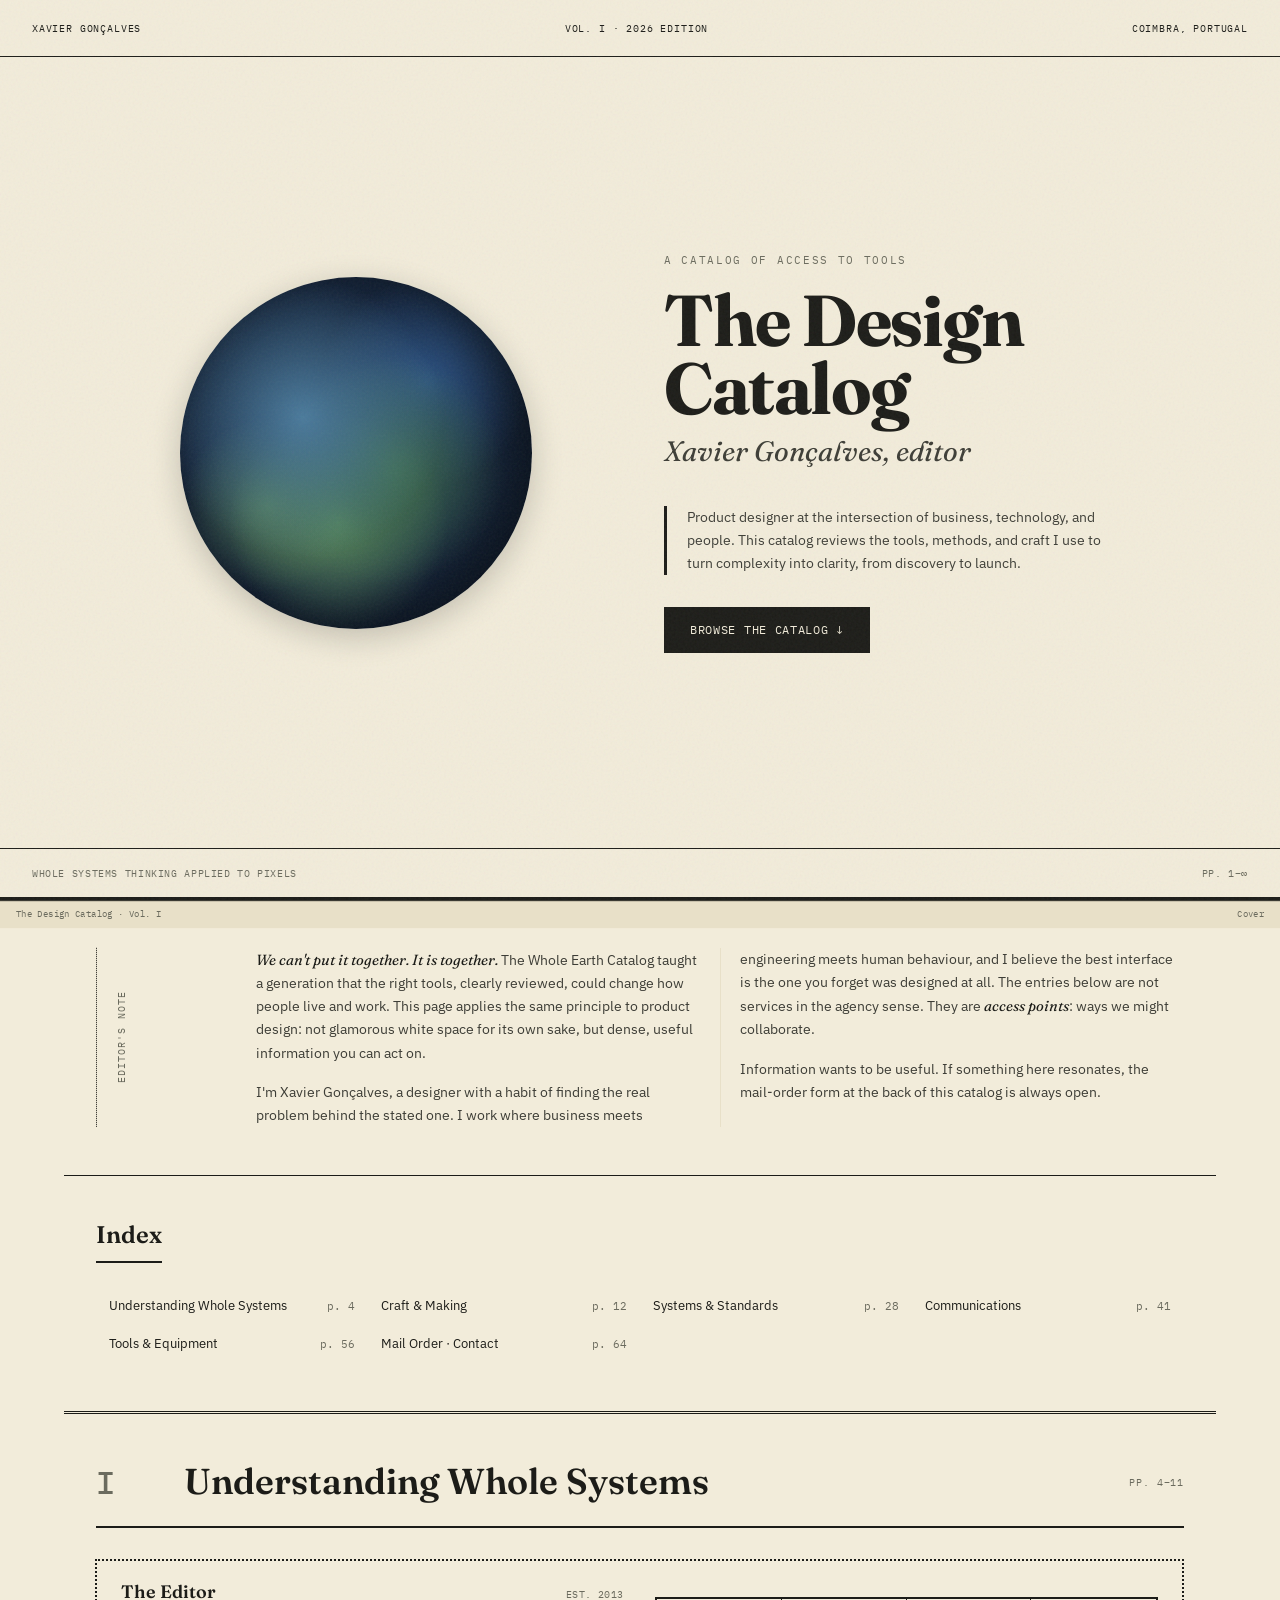
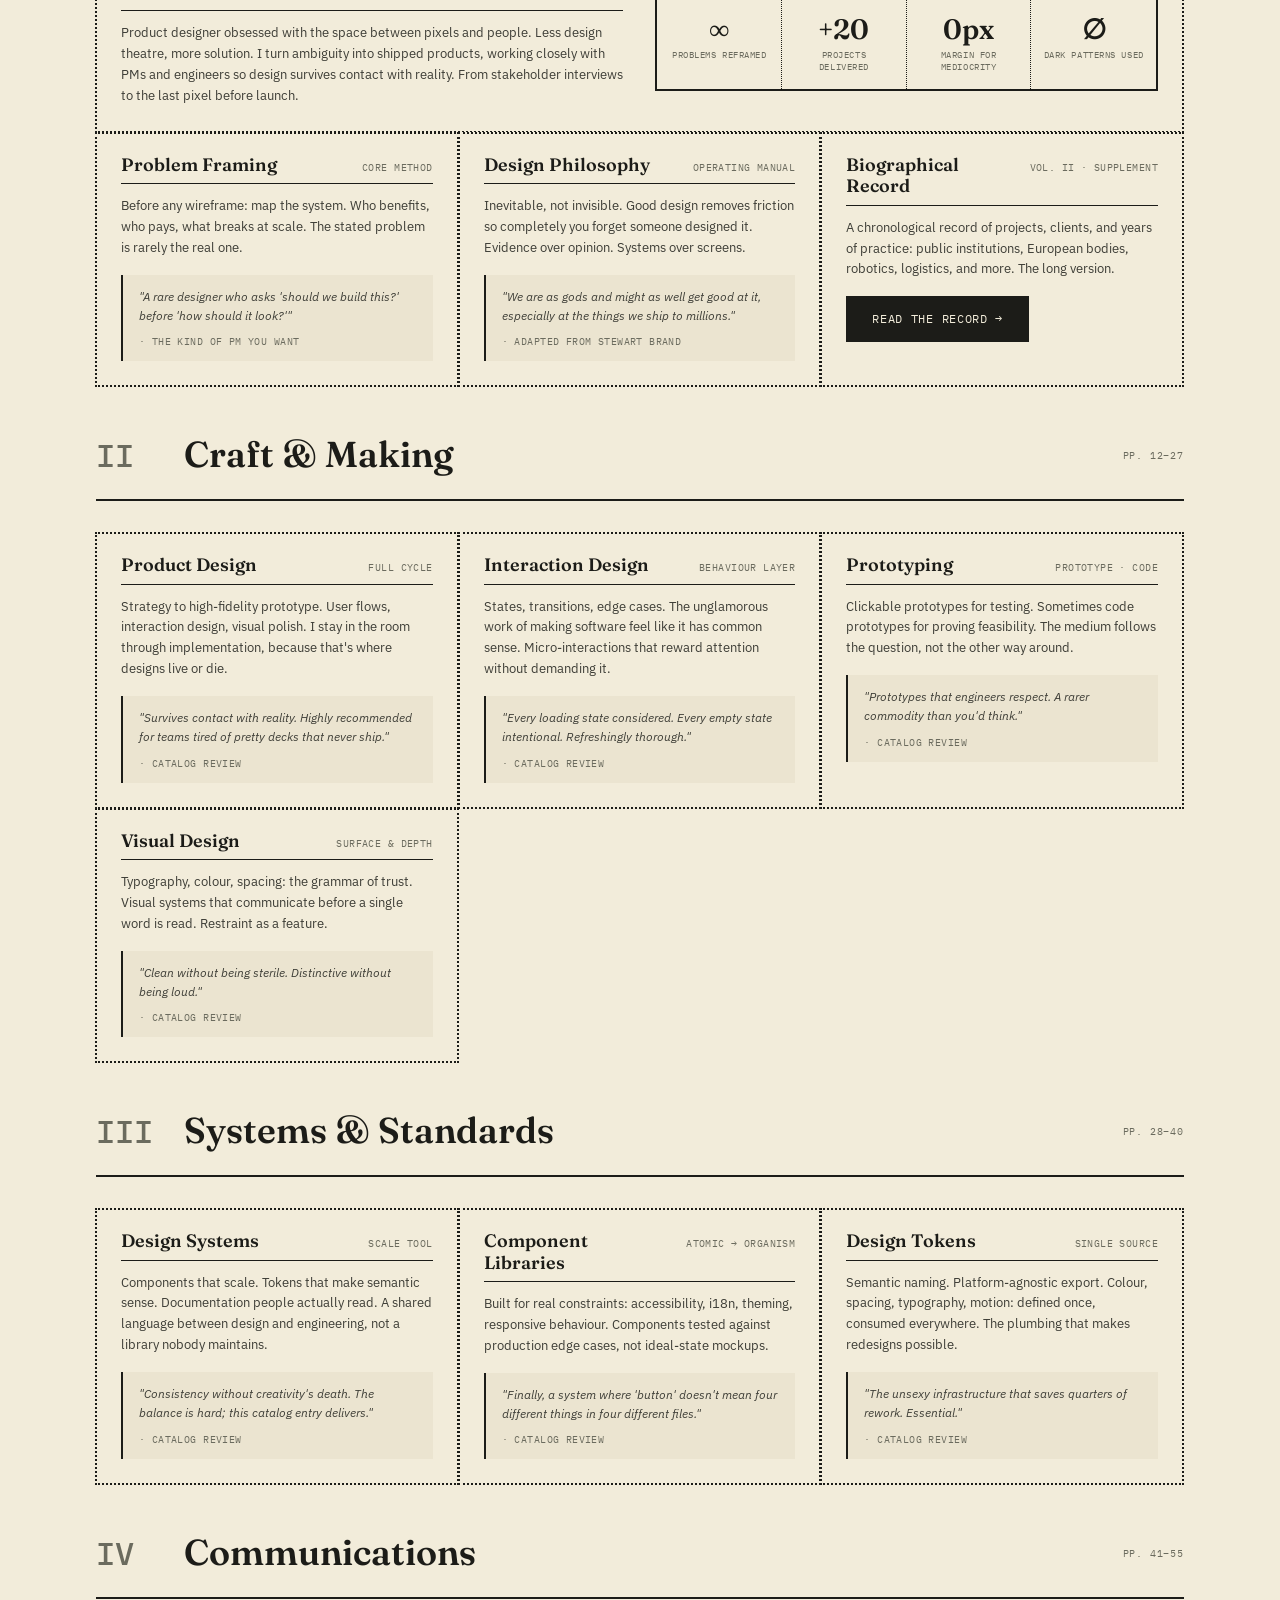
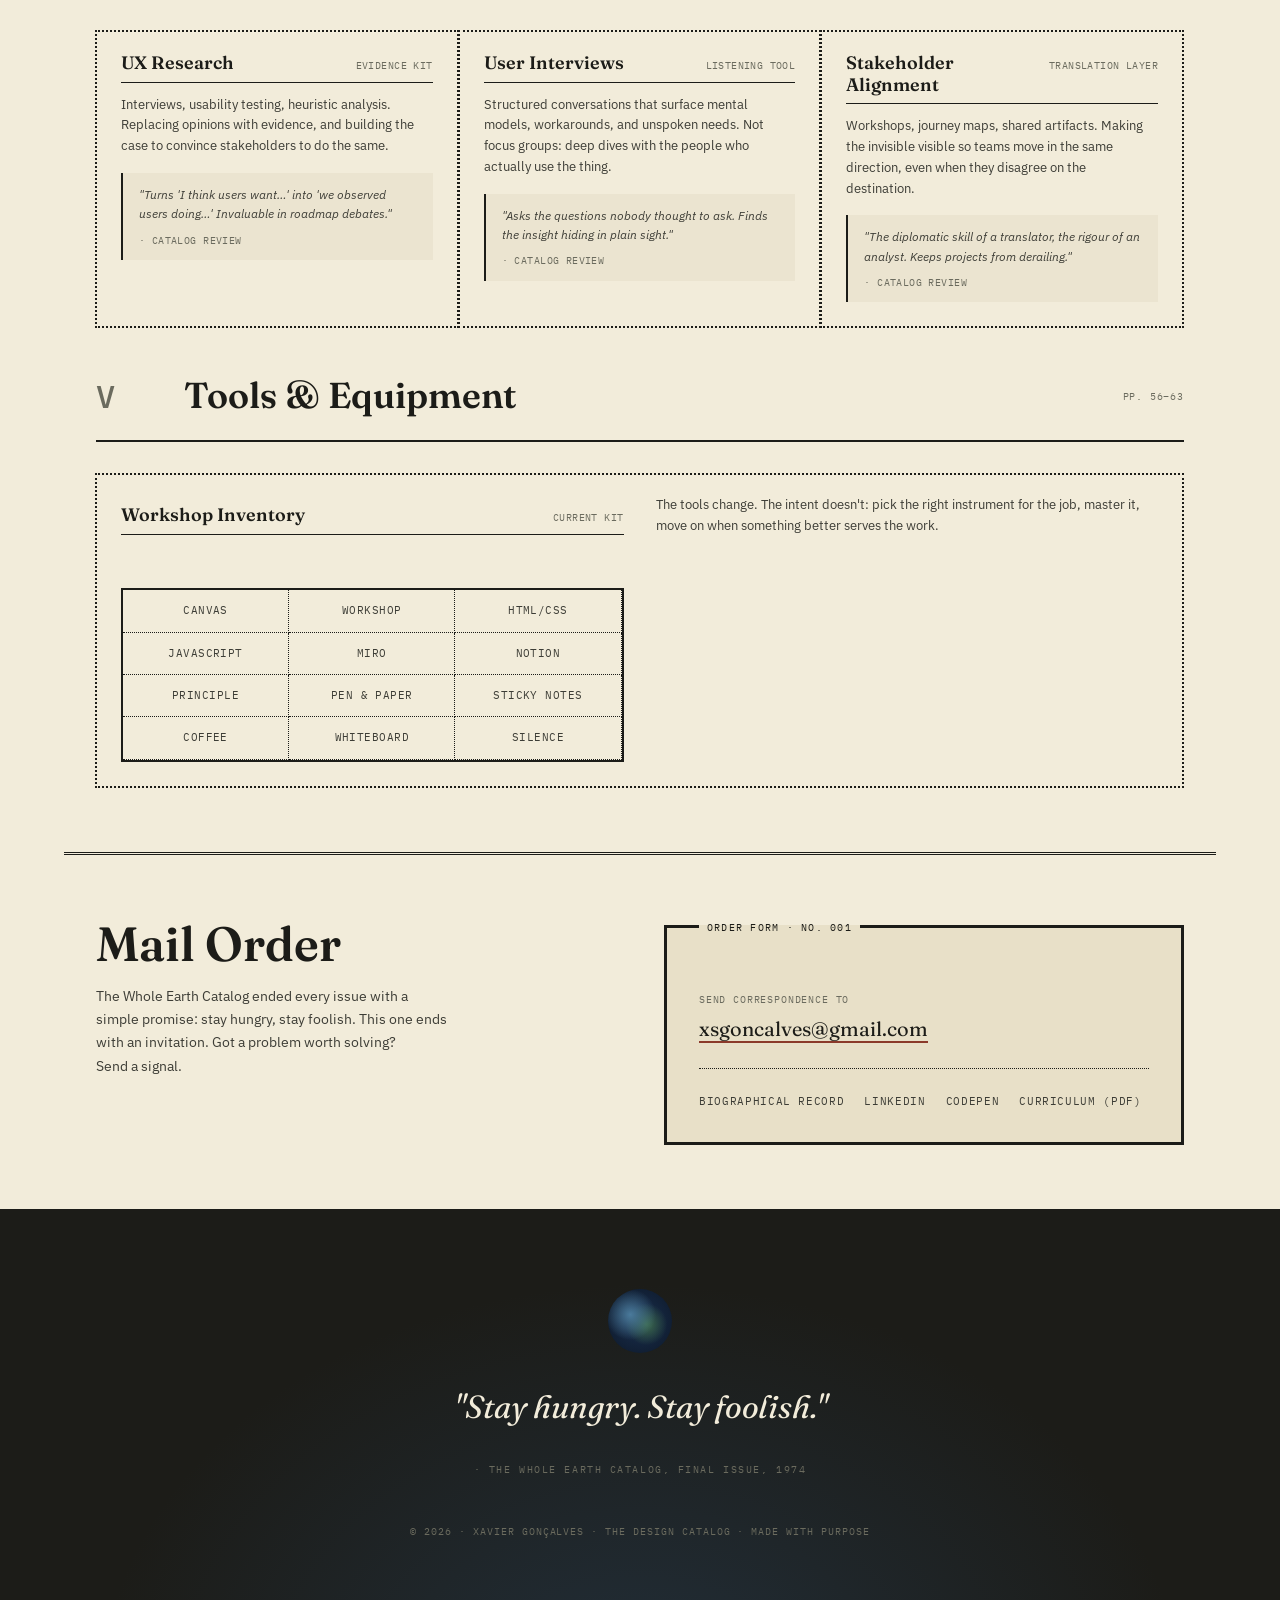
<file: index.html>
<!DOCTYPE html>
<html lang="en">
<head>
  <meta charset="UTF-8" />
  <meta name="viewport" content="width=device-width, initial-scale=1.0"/>
  <title>The Design Catalog · Xavier Gonçalves</title>
  <link rel="icon" type="image/png" href="./favicon.png">
  <link href="https://fonts.googleapis.com/css2?family=Fraunces:ital,opsz,wght@0,9..144,400;0,9..144,600;0,9..144,700;1,9..144,400&family=IBM+Plex+Mono:wght@400;500&family=IBM+Plex+Sans:ital,wght@0,400;0,500;1,400&display=swap" rel="stylesheet"/>
  <style>
    :root {
      --paper: #f2ecda;
      --paper-dark: #e8e0c8;
      --ink: #1c1c18;
      --ink-soft: #3d3d36;
      --muted: #6b6b5e;
      --rule: #1c1c18;
      --earth-blue: #2a4a6b;
      --earth-green: #3d5c3a;
      --accent: #8b3a2a;
      --review-bg: #ebe4d0;
    }

    *, *::before, *::after { box-sizing: border-box; margin: 0; padding: 0; }

    html { scroll-behavior: smooth; font-size: 16px; }

    body {
      background: var(--paper);
      color: var(--ink);
      font-family: 'IBM Plex Sans', sans-serif;
      font-size: 0.9375rem;
      line-height: 1.55;
      overflow-x: hidden;
    }

    /* Paper grain */
    body::before {
      content: '';
      position: fixed;
      inset: 0;
      background-image: url("data:image/svg+xml,%3Csvg viewBox='0 0 512 512' xmlns='http://www.w3.org/2000/svg'%3E%3Cfilter id='n'%3E%3CfeTurbulence type='fractalNoise' baseFrequency='0.75' numOctaves='4' stitchTiles='stitch'/%3E%3C/filter%3E%3Crect width='100%25' height='100%25' filter='url(%23n)' opacity='0.06'/%3E%3C/svg%3E");
      pointer-events: none;
      z-index: 9999;
    }

    .skip-link {
      position: absolute;
      top: -100%;
      left: 1rem;
      background: var(--ink);
      color: var(--paper);
      padding: 0.5rem 1rem;
      font-family: 'IBM Plex Mono', monospace;
      font-size: 0.75rem;
      text-decoration: none;
      z-index: 99999;
    }
    .skip-link:focus { top: 1rem; }

    :focus-visible {
      outline: 2px solid var(--accent);
      outline-offset: 3px;
    }

    /* ─── COVER ─── */
    .cover {
      min-height: 100vh;
      display: grid;
      grid-template-rows: auto 1fr auto;
      border-bottom: 3px solid var(--ink);
      position: relative;
    }

    .cover-masthead {
      display: flex;
      justify-content: space-between;
      align-items: baseline;
      flex-wrap: wrap;
      gap: 0.5rem 1.5rem;
      padding: 1.25rem 2rem;
      border-bottom: 1px solid var(--ink);
      font-family: 'IBM Plex Mono', monospace;
      font-size: 0.65rem;
      letter-spacing: 0.08em;
      text-transform: uppercase;
    }

    .cover-masthead a {
      text-decoration: none;
      color: var(--muted);
      transition: color 0.2s;
    }
    .cover-masthead a:hover { color: var(--accent); }

    .cover-body {
      display: grid;
      grid-template-columns: 1fr 1fr;
      align-items: center;
      padding: 3rem 2rem;
      gap: 3rem;
      max-width: 72rem;
      margin: 0 auto;
      width: 100%;
    }

    .earth {
      width: min(22rem, 80vw);
      aspect-ratio: 1;
      border-radius: 50%;
      margin: 0 auto;
      background:
        radial-gradient(circle at 35% 40%, #4a7a9b 0%, transparent 45%),
        radial-gradient(circle at 60% 55%, #3d6b4a 0%, transparent 40%),
        radial-gradient(circle at 45% 70%, #5a8a5a 0%, transparent 35%),
        radial-gradient(circle at 70% 30%, #2a5080 0%, transparent 30%),
        radial-gradient(circle at 25% 65%, #4a7050 0%, transparent 25%),
        radial-gradient(circle at 50% 50%, #1a3050 0%, #0d1828 100%);
      box-shadow:
        inset -1.5rem -1rem 3rem rgba(0,0,0,0.45),
        0 0.5rem 2rem rgba(0,0,0,0.2);
      animation: earthGlow 8s ease-in-out infinite alternate;
    }

    @keyframes earthGlow {
      from { filter: brightness(1); }
      to { filter: brightness(1.08); }
    }

    .cover-text {
      text-align: left;
    }

    .cover-kicker {
      font-family: 'IBM Plex Mono', monospace;
      font-size: 0.7rem;
      letter-spacing: 0.15em;
      text-transform: uppercase;
      margin-bottom: 1rem;
      color: var(--muted);
    }

    .cover-title {
      font-family: 'Fraunces', serif;
      font-size: clamp(2.5rem, 6vw, 4.5rem);
      font-weight: 700;
      line-height: 0.95;
      letter-spacing: -0.02em;
      margin-bottom: 0.5rem;
    }

    .cover-subtitle {
      font-family: 'Fraunces', serif;
      font-style: italic;
      font-size: clamp(1.25rem, 3vw, 1.75rem);
      font-weight: 400;
      color: var(--ink-soft);
      margin-bottom: 2rem;
    }

    .cover-editor {
      font-size: 0.85rem;
      line-height: 1.7;
      max-width: 28rem;
      color: var(--ink-soft);
      border-left: 3px solid var(--ink);
      padding-left: 1.25rem;
      margin-bottom: 2rem;
    }

    .cover-cta {
      display: inline-flex;
      align-items: center;
      gap: 0.5rem;
      font-family: 'IBM Plex Mono', monospace;
      font-size: 0.72rem;
      letter-spacing: 0.06em;
      text-transform: uppercase;
      text-decoration: none;
      color: var(--paper);
      background: var(--ink);
      padding: 0.75rem 1.5rem;
      border: 2px solid var(--ink);
      transition: background 0.2s, color 0.2s;
    }
    .cover-cta:hover {
      background: transparent;
      color: var(--ink);
    }

    .cover-footer {
      display: flex;
      justify-content: space-between;
      align-items: center;
      padding: 1rem 2rem;
      border-top: 1px solid var(--ink);
      font-family: 'IBM Plex Mono', monospace;
      font-size: 0.65rem;
      letter-spacing: 0.06em;
      text-transform: uppercase;
      color: var(--muted);
    }

    /* ─── EDITORIAL ─── */
    .editorial {
      max-width: 72rem;
      margin: 0 auto;
      padding: 3rem 2rem;
      border-bottom: 1px solid var(--ink);
      display: grid;
      grid-template-columns: 8rem 1fr;
      gap: 2rem;
    }

    .editorial-label {
      font-family: 'IBM Plex Mono', monospace;
      font-size: 0.65rem;
      letter-spacing: 0.1em;
      text-transform: uppercase;
      writing-mode: vertical-rl;
      transform: rotate(180deg);
      text-align: center;
      color: var(--muted);
      border-right: 1px dotted var(--ink);
      padding-right: 1rem;
    }

    .editorial-text {
      columns: 2;
      column-gap: 2.5rem;
      column-rule: 1px solid var(--paper-dark);
      font-size: 0.875rem;
      line-height: 1.65;
      color: var(--ink-soft);
    }

    .editorial-text p + p { margin-top: 1rem; }

    .editorial-text em {
      font-family: 'Fraunces', serif;
      font-style: italic;
      font-size: 1.05em;
      color: var(--ink);
    }

    /* ─── INDEX ─── */
    .index {
      max-width: 72rem;
      margin: 0 auto;
      padding: 2.5rem 2rem 3rem;
      border-bottom: 3px double var(--ink);
    }

    .index-title {
      font-family: 'Fraunces', serif;
      font-size: 1.5rem;
      font-weight: 600;
      margin-bottom: 1.5rem;
      padding-bottom: 0.5rem;
      border-bottom: 2px solid var(--ink);
      display: inline-block;
    }

    .index-grid {
      display: grid;
      grid-template-columns: repeat(auto-fill, minmax(14rem, 1fr));
      gap: 0;
    }

    .index-item {
      display: flex;
      justify-content: space-between;
      align-items: baseline;
      padding: 0.5rem 0.75rem;
      text-decoration: none;
      color: var(--ink);
      font-size: 0.8125rem;
      border: 1px dotted transparent;
      transition: background 0.15s;
    }
    .index-item:hover {
      background: var(--paper-dark);
      border-color: var(--ink);
    }

    .index-num {
      font-family: 'IBM Plex Mono', monospace;
      font-size: 0.7rem;
      color: var(--muted);
    }

    /* ─── CATALOG SECTIONS ─── */
    .catalog {
      max-width: 72rem;
      margin: 0 auto;
      padding: 0 2rem 4rem;
    }

    .section-header {
      display: grid;
      grid-template-columns: 4.5rem 1fr auto;
      align-items: center;
      gap: 1rem;
      padding: 3rem 0 1.5rem;
      border-bottom: 2px solid var(--ink);
      margin-bottom: 2rem;
    }

    .section-num {
      font-family: 'IBM Plex Mono', monospace;
      font-size: 2rem;
      font-weight: 500;
      line-height: 1;
      color: var(--muted);
      width: 4.5rem;
      flex-shrink: 0;
    }

    .section-title {
      font-family: 'Fraunces', serif;
      font-size: clamp(1.5rem, 3vw, 2.25rem);
      font-weight: 600;
      line-height: 1.1;
    }

    .section-page {
      font-family: 'IBM Plex Mono', monospace;
      font-size: 0.65rem;
      letter-spacing: 0.08em;
      color: var(--muted);
      text-transform: uppercase;
    }

    /* ─── ENTRIES ─── */
    .entries {
      display: grid;
      grid-template-columns: repeat(auto-fill, minmax(20rem, 1fr));
      gap: 0;
    }

    .entry {
      border: 2px dotted var(--ink);
      padding: 1.25rem 1.5rem 1.5rem;
      margin: -1px 0 0 -1px;
      position: relative;
      background: var(--paper);
      transition: background 0.2s;
    }
    .entry:hover { background: var(--review-bg); }

    .entry-header {
      display: flex;
      justify-content: space-between;
      align-items: baseline;
      gap: 1rem;
      margin-bottom: 0.75rem;
      padding-bottom: 0.5rem;
      border-bottom: 1px solid var(--ink);
    }

    .entry-name {
      font-family: 'Fraunces', serif;
      font-size: 1.125rem;
      font-weight: 600;
      line-height: 1.2;
    }

    .entry-meta {
      font-family: 'IBM Plex Mono', monospace;
      font-size: 0.65rem;
      letter-spacing: 0.04em;
      text-transform: uppercase;
      color: var(--muted);
      white-space: nowrap;
      flex-shrink: 0;
    }

    .entry-desc {
      font-size: 0.8125rem;
      line-height: 1.6;
      color: var(--ink-soft);
      margin-bottom: 1rem;
    }

    .entry-review {
      background: var(--review-bg);
      border-left: 2px solid var(--ink);
      padding: 0.75rem 1rem;
      font-size: 0.78rem;
      line-height: 1.55;
      font-style: italic;
      color: var(--ink-soft);
    }
    .entry:hover .entry-review { background: var(--paper-dark); }

    .entry-review cite {
      display: block;
      margin-top: 0.5rem;
      font-style: normal;
      font-family: 'IBM Plex Mono', monospace;
      font-size: 0.65rem;
      letter-spacing: 0.04em;
      text-transform: uppercase;
      color: var(--muted);
    }

    /* ─── FULL-WIDTH ENTRY ─── */
    .entry-wide {
      grid-column: 1 / -1;
      display: grid;
      grid-template-columns: 1fr 1fr;
      gap: 2rem;
      align-items: center;
    }

    .entry-wide .entry-desc { margin-bottom: 0; }

    .stats-row {
      display: grid;
      grid-template-columns: repeat(4, 1fr);
      gap: 0;
      border: 2px solid var(--ink);
    }

    .stat {
      padding: 1rem 0.75rem;
      text-align: center;
      border-right: 1px dotted var(--ink);
    }
    .stat:last-child { border-right: none; }

    .stat-value {
      font-family: 'Fraunces', serif;
      font-size: 1.75rem;
      font-weight: 600;
      line-height: 1;
      display: block;
    }

    .stat-label {
      font-family: 'IBM Plex Mono', monospace;
      font-size: 0.58rem;
      letter-spacing: 0.06em;
      text-transform: uppercase;
      color: var(--muted);
      margin-top: 0.4rem;
      display: block;
      line-height: 1.3;
    }

    /* ─── TOOLS LIST ─── */
    .tools-grid {
      display: grid;
      grid-template-columns: repeat(auto-fill, minmax(9rem, 1fr));
      gap: 0;
      border: 2px solid var(--ink);
    }

    .tool {
      padding: 0.75rem;
      text-align: center;
      font-family: 'IBM Plex Mono', monospace;
      font-size: 0.7rem;
      letter-spacing: 0.04em;
      text-transform: uppercase;
      border-right: 1px dotted var(--ink);
      border-bottom: 1px dotted var(--ink);
      color: var(--ink-soft);
    }

    /* ─── MAIL ORDER (CONTACT) ─── */
    .mail-order {
      max-width: 72rem;
      margin: 0 auto;
      padding: 4rem 2rem;
      border-top: 3px double var(--ink);
      display: grid;
      grid-template-columns: 1fr 1fr;
      gap: 3rem;
    }

    .mail-order-left h2 {
      font-family: 'Fraunces', serif;
      font-size: clamp(2rem, 4vw, 3rem);
      font-weight: 600;
      line-height: 1.05;
      margin-bottom: 1rem;
    }

    .mail-order-left p {
      font-size: 0.875rem;
      line-height: 1.65;
      color: var(--ink-soft);
      max-width: 22rem;
    }

    .order-form {
      border: 3px solid var(--ink);
      padding: 2rem;
      background: var(--paper-dark);
    }

    .order-form legend {
      font-family: 'IBM Plex Mono', monospace;
      font-size: 0.65rem;
      letter-spacing: 0.12em;
      text-transform: uppercase;
      padding: 0 0.5rem;
    }

    .order-field {
      margin-top: 1.5rem;
    }

    .order-field label {
      display: block;
      font-family: 'IBM Plex Mono', monospace;
      font-size: 0.65rem;
      letter-spacing: 0.08em;
      text-transform: uppercase;
      color: var(--muted);
      margin-bottom: 0.35rem;
    }

    .order-field a {
      font-family: 'Fraunces', serif;
      font-size: 1.25rem;
      color: var(--ink);
      text-decoration: none;
      border-bottom: 2px solid var(--accent);
      transition: color 0.2s;
    }
    .order-field a:hover { color: var(--accent); }

    .order-links {
      display: flex;
      flex-wrap: wrap;
      gap: 0.5rem 1.25rem;
      margin-top: 1.5rem;
      padding-top: 1.5rem;
      border-top: 1px dotted var(--ink);
    }

    .order-links a {
      font-family: 'IBM Plex Mono', monospace;
      font-size: 0.68rem;
      letter-spacing: 0.06em;
      text-transform: uppercase;
      color: var(--ink-soft);
      text-decoration: none;
    }
    .order-links a:hover { color: var(--accent); text-decoration: underline; }

    /* ─── BACK COVER ─── */
    .back-cover {
      background: var(--ink);
      color: var(--paper);
      padding: 5rem 2rem;
      text-align: center;
      position: relative;
      overflow: hidden;
    }

    .back-cover::before {
      content: '';
      position: absolute;
      inset: 0;
      background: radial-gradient(ellipse at 50% 120%, rgba(42,74,107,0.4) 0%, transparent 60%);
    }

    .back-quote {
      position: relative;
      font-family: 'Fraunces', serif;
      font-size: clamp(1.25rem, 3vw, 2rem);
      font-style: italic;
      font-weight: 400;
      line-height: 1.4;
      max-width: 36rem;
      margin: 0 auto 2rem;
    }

    .back-attribution {
      position: relative;
      font-family: 'IBM Plex Mono', monospace;
      font-size: 0.65rem;
      letter-spacing: 0.15em;
      text-transform: uppercase;
      color: var(--muted);
      margin-bottom: 3rem;
    }

    .back-cover .earth-small {
      position: relative;
      width: 4rem;
      height: 4rem;
      border-radius: 50%;
      margin: 0 auto 2rem;
      background:
        radial-gradient(circle at 35% 40%, #4a7a9b 0%, transparent 45%),
        radial-gradient(circle at 60% 55%, #3d6b4a 0%, transparent 40%),
        radial-gradient(circle at 50% 50%, #1a3050 0%, #0d1828 100%);
    }

    .back-copy {
      position: relative;
      font-family: 'IBM Plex Mono', monospace;
      font-size: 0.6rem;
      letter-spacing: 0.1em;
      text-transform: uppercase;
      color: #6b6b5e;
    }

    /* ─── RUNNING FOOTER ─── */
    .running-footer {
      position: fixed;
      bottom: 0;
      left: 0;
      right: 0;
      background: var(--paper-dark);
      border-top: 1px solid var(--ink);
      padding: 0.4rem 1rem;
      font-family: 'IBM Plex Mono', monospace;
      font-size: 0.58rem;
      letter-spacing: 0.04em;
      color: var(--muted);
      display: flex;
      justify-content: space-between;
      z-index: 100;
      transform: translateY(100%);
      transition: transform 0.3s;
    }
    .running-footer.visible { transform: translateY(0); }

    /* ─── REVEAL ─── */
    .reveal {
      opacity: 0;
      transform: translateY(1.5rem);
      transition: opacity 0.6s ease, transform 0.6s ease;
    }
    .reveal.visible { opacity: 1; transform: none; }

    /* ─── RESPONSIVE ─── */
    @media (max-width: 768px) {
      .cover-body {
        grid-template-columns: 1fr;
        text-align: center;
        padding: 2rem 1.25rem;
      }
      .cover-text { text-align: center; }
      .cover-editor {
        border-left: none;
        border-top: 3px solid var(--ink);
        padding-left: 0;
        padding-top: 1rem;
        margin-left: auto;
        margin-right: auto;
      }
      .cover-masthead, .cover-footer { padding: 1rem 1.25rem; }
      .editorial {
        grid-template-columns: 1fr;
        padding: 2rem 1.25rem;
      }
      .editorial-label {
        writing-mode: horizontal-tb;
        transform: none;
        border-right: none;
        border-bottom: 1px dotted var(--ink);
        padding: 0 0 0.75rem;
      }
      .editorial-text { columns: 1; }
      .index, .catalog, .mail-order { padding-left: 1.25rem; padding-right: 1.25rem; }
      .entry-wide { grid-template-columns: 1fr; }
      .stats-row { grid-template-columns: repeat(2, 1fr); }
      .stat:nth-child(2) { border-right: none; }
      .stat { border-bottom: 1px dotted var(--ink); }
      .stat:nth-child(3), .stat:nth-child(4) { border-bottom: none; }
      .mail-order { grid-template-columns: 1fr; padding: 3rem 1.25rem; }
      .section-header { grid-template-columns: 3.5rem 1fr; }
      .section-page { display: none; }
    }

    @media (prefers-reduced-motion: reduce) {
      *, *::before, *::after {
        animation: none !important;
        transition-duration: 0.01ms !important;
      }
      .reveal { opacity: 1; transform: none; }
      .running-footer { transform: none; }
    }
  </style>
</head>
<body>

  <a href="#catalog" class="skip-link">Skip to catalog</a>

  <!-- COVER -->
  <header class="cover" id="top">
    <div class="cover-masthead">
      <span>Xavier Gonçalves</span>
      <span>Vol. I · 2026 Edition</span>
      <span>Coimbra, Portugal</span>
    </div>

    <div class="cover-body">
      <div class="earth" role="img" aria-label="The whole earth, seen from space"></div>
      <div class="cover-text">
        <p class="cover-kicker">A catalog of access to tools</p>
        <h1 class="cover-title">The Design<br/>Catalog</h1>
        <p class="cover-subtitle">Xavier Gonçalves, editor</p>
        <p class="cover-editor">
          Product designer at the intersection of business, technology, and people.
          This catalog reviews the tools, methods, and craft I use to turn complexity into clarity, from discovery to launch.
        </p>
        <a href="#editorial" class="cover-cta">Browse the catalog ↓</a>
      </div>
    </div>

    <div class="cover-footer">
      <span>Whole systems thinking applied to pixels</span>
      <span>pp. 1–∞</span>
    </div>
  </header>

  <!-- EDITORIAL -->
  <aside id="editorial" class="editorial reveal">
    <div class="editorial-label">Editor's note</div>
    <div class="editorial-text">
      <p>
        <em>We can't put it together. It is together.</em> The Whole Earth Catalog taught a generation that the right tools, clearly reviewed, could change how people live and work. This page applies the same principle to product design: not glamorous white space for its own sake, but dense, useful information you can act on.
      </p>
      <p>
        I'm Xavier Gonçalves, a designer with a habit of finding the real problem behind the stated one. I work where business meets engineering meets human behaviour, and I believe the best interface is the one you forget was designed at all. The entries below are not services in the agency sense. They are <em>access points</em>: ways we might collaborate.
      </p>
      <p>
        Information wants to be useful. If something here resonates, the mail-order form at the back of this catalog is always open.
      </p>
    </div>
  </aside>

  <!-- INDEX -->
  <nav class="index reveal" aria-label="Catalog index">
    <h2 class="index-title">Index</h2>
    <div class="index-grid">
      <a href="#understanding" class="index-item"><span>Understanding Whole Systems</span><span class="index-num">p. 4</span></a>
      <a href="#craft" class="index-item"><span>Craft &amp; Making</span><span class="index-num">p. 12</span></a>
      <a href="#systems" class="index-item"><span>Systems &amp; Standards</span><span class="index-num">p. 28</span></a>
      <a href="#communications" class="index-item"><span>Communications</span><span class="index-num">p. 41</span></a>
      <a href="#tools" class="index-item"><span>Tools &amp; Equipment</span><span class="index-num">p. 56</span></a>
      <a href="#mail-order" class="index-item"><span>Mail Order · Contact</span><span class="index-num">p. 64</span></a>
    </div>
  </nav>

  <main id="catalog" class="catalog">

    <!-- §1 UNDERSTANDING -->
    <section id="understanding" class="reveal">
      <div class="section-header">
        <span class="section-num">I</span>
        <h2 class="section-title">Understanding Whole Systems</h2>
        <span class="section-page">pp. 4–11</span>
      </div>

      <div class="entries">
        <article class="entry entry-wide">
          <div>
            <div class="entry-header">
              <h3 class="entry-name">The Editor</h3>
              <span class="entry-meta">Est. 2013</span>
            </div>
            <p class="entry-desc">
              Product designer obsessed with the space between pixels and people. Less design theatre, more solution. I turn ambiguity into shipped products, working closely with PMs and engineers so design survives contact with reality. From stakeholder interviews to the last pixel before launch.
            </p>
          </div>
          <div class="stats-row">
            <div class="stat">
              <span class="stat-value">∞</span>
              <span class="stat-label">Problems reframed</span>
            </div>
            <div class="stat">
              <span class="stat-value">+20</span>
              <span class="stat-label">Projects delivered</span>
            </div>
            <div class="stat">
              <span class="stat-value">0px</span>
              <span class="stat-label">Margin for mediocrity</span>
            </div>
            <div class="stat">
              <span class="stat-value">∅</span>
              <span class="stat-label">Dark patterns used</span>
            </div>
          </div>
        </article>

        <article class="entry">
          <div class="entry-header">
            <h3 class="entry-name">Problem Framing</h3>
            <span class="entry-meta">Core method</span>
          </div>
          <p class="entry-desc">
            Before any wireframe: map the system. Who benefits, who pays, what breaks at scale. The stated problem is rarely the real one.
          </p>
          <blockquote class="entry-review">
            "A rare designer who asks 'should we build this?' before 'how should it look?'"
            <cite>· The kind of PM you want</cite>
          </blockquote>
        </article>

        <article class="entry">
          <div class="entry-header">
            <h3 class="entry-name">Design Philosophy</h3>
            <span class="entry-meta">Operating manual</span>
          </div>
          <p class="entry-desc">
            Inevitable, not invisible. Good design removes friction so completely you forget someone designed it. Evidence over opinion. Systems over screens.
          </p>
          <blockquote class="entry-review">
            "We are as gods and might as well get good at it, especially at the things we ship to millions."
            <cite>· Adapted from Stewart Brand</cite>
          </blockquote>
        </article>

        <article class="entry">
          <div class="entry-header">
            <h3 class="entry-name">Biographical Record</h3>
            <span class="entry-meta">Vol. II · Supplement</span>
          </div>
          <p class="entry-desc">
            A chronological record of projects, clients, and years of practice: public institutions, European bodies, robotics, logistics, and more. The long version.
          </p>
          <a href="./bio.html" class="cover-cta">Read the record →</a>
        </article>
      </div>
    </section>

    <!-- §2 CRAFT -->
    <section id="craft" class="reveal">
      <div class="section-header">
        <span class="section-num">II</span>
        <h2 class="section-title">Craft &amp; Making</h2>
        <span class="section-page">pp. 12–27</span>
      </div>

      <div class="entries">
        <article class="entry">
          <div class="entry-header">
            <h3 class="entry-name">Product Design</h3>
            <span class="entry-meta">Full cycle</span>
          </div>
          <p class="entry-desc">
            Strategy to high-fidelity prototype. User flows, interaction design, visual polish. I stay in the room through implementation, because that's where designs live or die.
          </p>
          <blockquote class="entry-review">
            "Survives contact with reality. Highly recommended for teams tired of pretty decks that never ship."
            <cite>· Catalog review</cite>
          </blockquote>
        </article>

        <article class="entry">
          <div class="entry-header">
            <h3 class="entry-name">Interaction Design</h3>
            <span class="entry-meta">Behaviour layer</span>
          </div>
          <p class="entry-desc">
            States, transitions, edge cases. The unglamorous work of making software feel like it has common sense. Micro-interactions that reward attention without demanding it.
          </p>
          <blockquote class="entry-review">
            "Every loading state considered. Every empty state intentional. Refreshingly thorough."
            <cite>· Catalog review</cite>
          </blockquote>
        </article>

        <article class="entry">
          <div class="entry-header">
            <h3 class="entry-name">Prototyping</h3>
            <span class="entry-meta">Prototype · Code</span>
          </div>
          <p class="entry-desc">
            Clickable prototypes for testing. Sometimes code prototypes for proving feasibility. The medium follows the question, not the other way around.
          </p>
          <blockquote class="entry-review">
            "Prototypes that engineers respect. A rarer commodity than you'd think."
            <cite>· Catalog review</cite>
          </blockquote>
        </article>

        <article class="entry">
          <div class="entry-header">
            <h3 class="entry-name">Visual Design</h3>
            <span class="entry-meta">Surface &amp; depth</span>
          </div>
          <p class="entry-desc">
            Typography, colour, spacing: the grammar of trust. Visual systems that communicate before a single word is read. Restraint as a feature.
          </p>
          <blockquote class="entry-review">
            "Clean without being sterile. Distinctive without being loud."
            <cite>· Catalog review</cite>
          </blockquote>
        </article>
      </div>
    </section>

    <!-- §3 SYSTEMS -->
    <section id="systems" class="reveal">
      <div class="section-header">
        <span class="section-num">III</span>
        <h2 class="section-title">Systems &amp; Standards</h2>
        <span class="section-page">pp. 28–40</span>
      </div>

      <div class="entries">
        <article class="entry">
          <div class="entry-header">
            <h3 class="entry-name">Design Systems</h3>
            <span class="entry-meta">Scale tool</span>
          </div>
          <p class="entry-desc">
            Components that scale. Tokens that make semantic sense. Documentation people actually read. A shared language between design and engineering, not a library nobody maintains.
          </p>
          <blockquote class="entry-review">
            "Consistency without creativity's death. The balance is hard; this catalog entry delivers."
            <cite>· Catalog review</cite>
          </blockquote>
        </article>

        <article class="entry">
          <div class="entry-header">
            <h3 class="entry-name">Component Libraries</h3>
            <span class="entry-meta">Atomic → organism</span>
          </div>
          <p class="entry-desc">
            Built for real constraints: accessibility, i18n, theming, responsive behaviour. Components tested against production edge cases, not ideal-state mockups.
          </p>
          <blockquote class="entry-review">
            "Finally, a system where 'button' doesn't mean four different things in four different files."
            <cite>· Catalog review</cite>
          </blockquote>
        </article>

        <article class="entry">
          <div class="entry-header">
            <h3 class="entry-name">Design Tokens</h3>
            <span class="entry-meta">Single source</span>
          </div>
          <p class="entry-desc">
            Semantic naming. Platform-agnostic export. Colour, spacing, typography, motion: defined once, consumed everywhere. The plumbing that makes redesigns possible.
          </p>
          <blockquote class="entry-review">
            "The unsexy infrastructure that saves quarters of rework. Essential."
            <cite>· Catalog review</cite>
          </blockquote>
        </article>
      </div>
    </section>

    <!-- §4 COMMUNICATIONS -->
    <section id="communications" class="reveal">
      <div class="section-header">
        <span class="section-num">IV</span>
        <h2 class="section-title">Communications</h2>
        <span class="section-page">pp. 41–55</span>
      </div>

      <div class="entries">
        <article class="entry">
          <div class="entry-header">
            <h3 class="entry-name">UX Research</h3>
            <span class="entry-meta">Evidence kit</span>
          </div>
          <p class="entry-desc">
            Interviews, usability testing, heuristic analysis. Replacing opinions with evidence, and building the case to convince stakeholders to do the same.
          </p>
          <blockquote class="entry-review">
            "Turns 'I think users want…' into 'we observed users doing…' Invaluable in roadmap debates."
            <cite>· Catalog review</cite>
          </blockquote>
        </article>

        <article class="entry">
          <div class="entry-header">
            <h3 class="entry-name">User Interviews</h3>
            <span class="entry-meta">Listening tool</span>
          </div>
          <p class="entry-desc">
            Structured conversations that surface mental models, workarounds, and unspoken needs. Not focus groups: deep dives with the people who actually use the thing.
          </p>
          <blockquote class="entry-review">
            "Asks the questions nobody thought to ask. Finds the insight hiding in plain sight."
            <cite>· Catalog review</cite>
          </blockquote>
        </article>

        <article class="entry">
          <div class="entry-header">
            <h3 class="entry-name">Stakeholder Alignment</h3>
            <span class="entry-meta">Translation layer</span>
          </div>
          <p class="entry-desc">
            Workshops, journey maps, shared artifacts. Making the invisible visible so teams move in the same direction, even when they disagree on the destination.
          </p>
          <blockquote class="entry-review">
            "The diplomatic skill of a translator, the rigour of an analyst. Keeps projects from derailing."
            <cite>· Catalog review</cite>
          </blockquote>
        </article>
      </div>
    </section>

    <!-- §5 TOOLS -->
    <section id="tools" class="reveal">
      <div class="section-header">
        <span class="section-num">V</span>
        <h2 class="section-title">Tools &amp; Equipment</h2>
        <span class="section-page">pp. 56–63</span>
      </div>

      <div class="entries">
        <article class="entry entry-wide">
          <div class="entry-header">
            <h3 class="entry-name">Workshop Inventory</h3>
            <span class="entry-meta">Current kit</span>
          </div>
          <p class="entry-desc" style="margin-bottom: 1.25rem;">
            The tools change. The intent doesn't: pick the right instrument for the job, master it, move on when something better serves the work.
          </p>
          <div class="tools-grid">
            <span class="tool">Canvas</span>
            <span class="tool">Workshop</span>
            <span class="tool">HTML/CSS</span>
            <span class="tool">JavaScript</span>
            <span class="tool">Miro</span>
            <span class="tool">Notion</span>
            <span class="tool">Principle</span>
            <span class="tool">Pen &amp; Paper</span>
            <span class="tool">Sticky Notes</span>
            <span class="tool">Coffee</span>
            <span class="tool">Whiteboard</span>
            <span class="tool">Silence</span>
          </div>
        </article>
      </div>
    </section>

  </main>

  <!-- MAIL ORDER -->
  <section id="mail-order" class="mail-order reveal">
    <div class="mail-order-left">
      <h2>Mail Order</h2>
      <p>
        The Whole Earth Catalog ended every issue with a simple promise: stay hungry, stay foolish. This one ends with an invitation. Got a problem worth solving?<br/>Send a signal.
      </p>
    </div>

    <fieldset class="order-form">
      <legend>Order form · No. 001</legend>

      <div class="order-field">
        <label for="email">Send correspondence to</label>
        <a id="email" href="mailto:xsgoncalves@gmail.com">xsgoncalves@gmail.com</a>
      </div>

      <nav class="order-links" aria-label="Additional resources">
        <a href="./bio.html">Biographical Record</a>
        <a href="https://www.linkedin.com/in/xavier-goncalves" target="_blank" rel="noopener noreferrer">LinkedIn</a>
        <a href="https://codepen.io/collection/ArprPM" target="_blank" rel="noopener noreferrer">CodePen</a>
        <a href="https://xgoncalves.github.io/resources/XavierGoncalves-CV.pdf" target="_blank" rel="noopener noreferrer">Curriculum (PDF)</a>
      </nav>
    </fieldset>
  </section>

  <!-- BACK COVER -->
  <footer class="back-cover">
    <div class="earth-small" role="img" aria-hidden="true"></div>
    <blockquote class="back-quote">
      "Stay hungry. Stay foolish."
    </blockquote>
    <p class="back-attribution">· The Whole Earth Catalog, final issue, 1974</p>
    <p class="back-copy">© 2026 · Xavier Gonçalves · The Design Catalog · Made with purpose</p>
  </footer>

  <!-- RUNNING FOOTER -->
  <div class="running-footer" id="running-footer" aria-hidden="true">
    <span>The Design Catalog · Vol. I</span>
    <span id="running-page">Cover</span>
  </div>

  <script>
    const reveals = document.querySelectorAll('.reveal');
    const observer = new IntersectionObserver((entries) => {
      entries.forEach((entry, i) => {
        if (entry.isIntersecting) {
          setTimeout(() => entry.target.classList.add('visible'), i * 80);
          observer.unobserve(entry.target);
        }
      });
    }, { threshold: 0.08 });
    reveals.forEach(el => observer.observe(el));

    const footer = document.getElementById('running-footer');
    const pageLabel = document.getElementById('running-page');
    const sections = [
      { id: 'top', label: 'Cover' },
      { id: 'understanding', label: 'p. 4 · I' },
      { id: 'craft', label: 'p. 12 · II' },
      { id: 'systems', label: 'p. 28 · III' },
      { id: 'communications', label: 'p. 41 · IV' },
      { id: 'tools', label: 'p. 56 · V' },
      { id: 'mail-order', label: 'p. 64 · Mail Order' },
    ];

    let ticking = false;
    window.addEventListener('scroll', () => {
      if (ticking) return;
      ticking = true;
      requestAnimationFrame(() => {
        const scrollY = window.scrollY;
        footer.classList.toggle('visible', scrollY > 400);

        let current = sections[0];
        for (const s of sections) {
          const el = document.getElementById(s.id);
          if (el && el.getBoundingClientRect().top <= 120) current = s;
        }
        pageLabel.textContent = current.label;
        ticking = false;
      });
    }, { passive: true });
  </script>
</body>
</html>
</file>
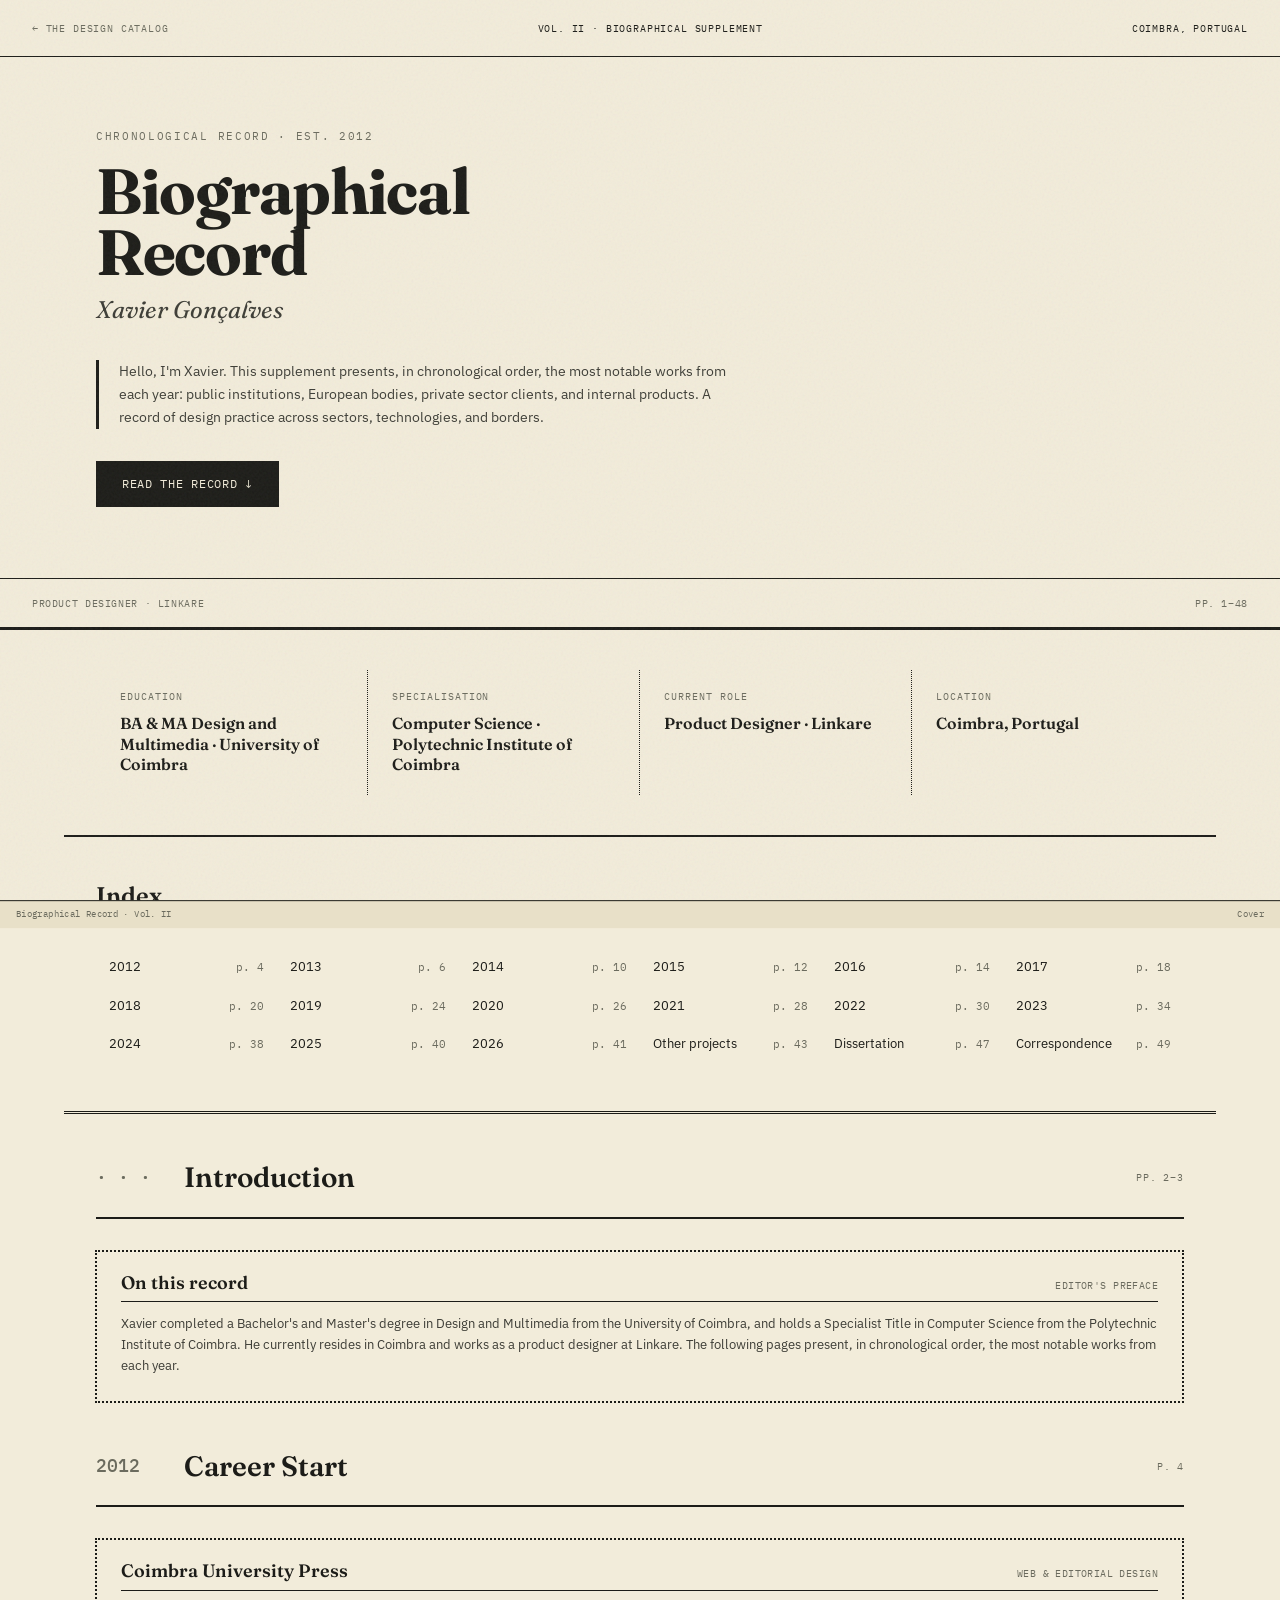
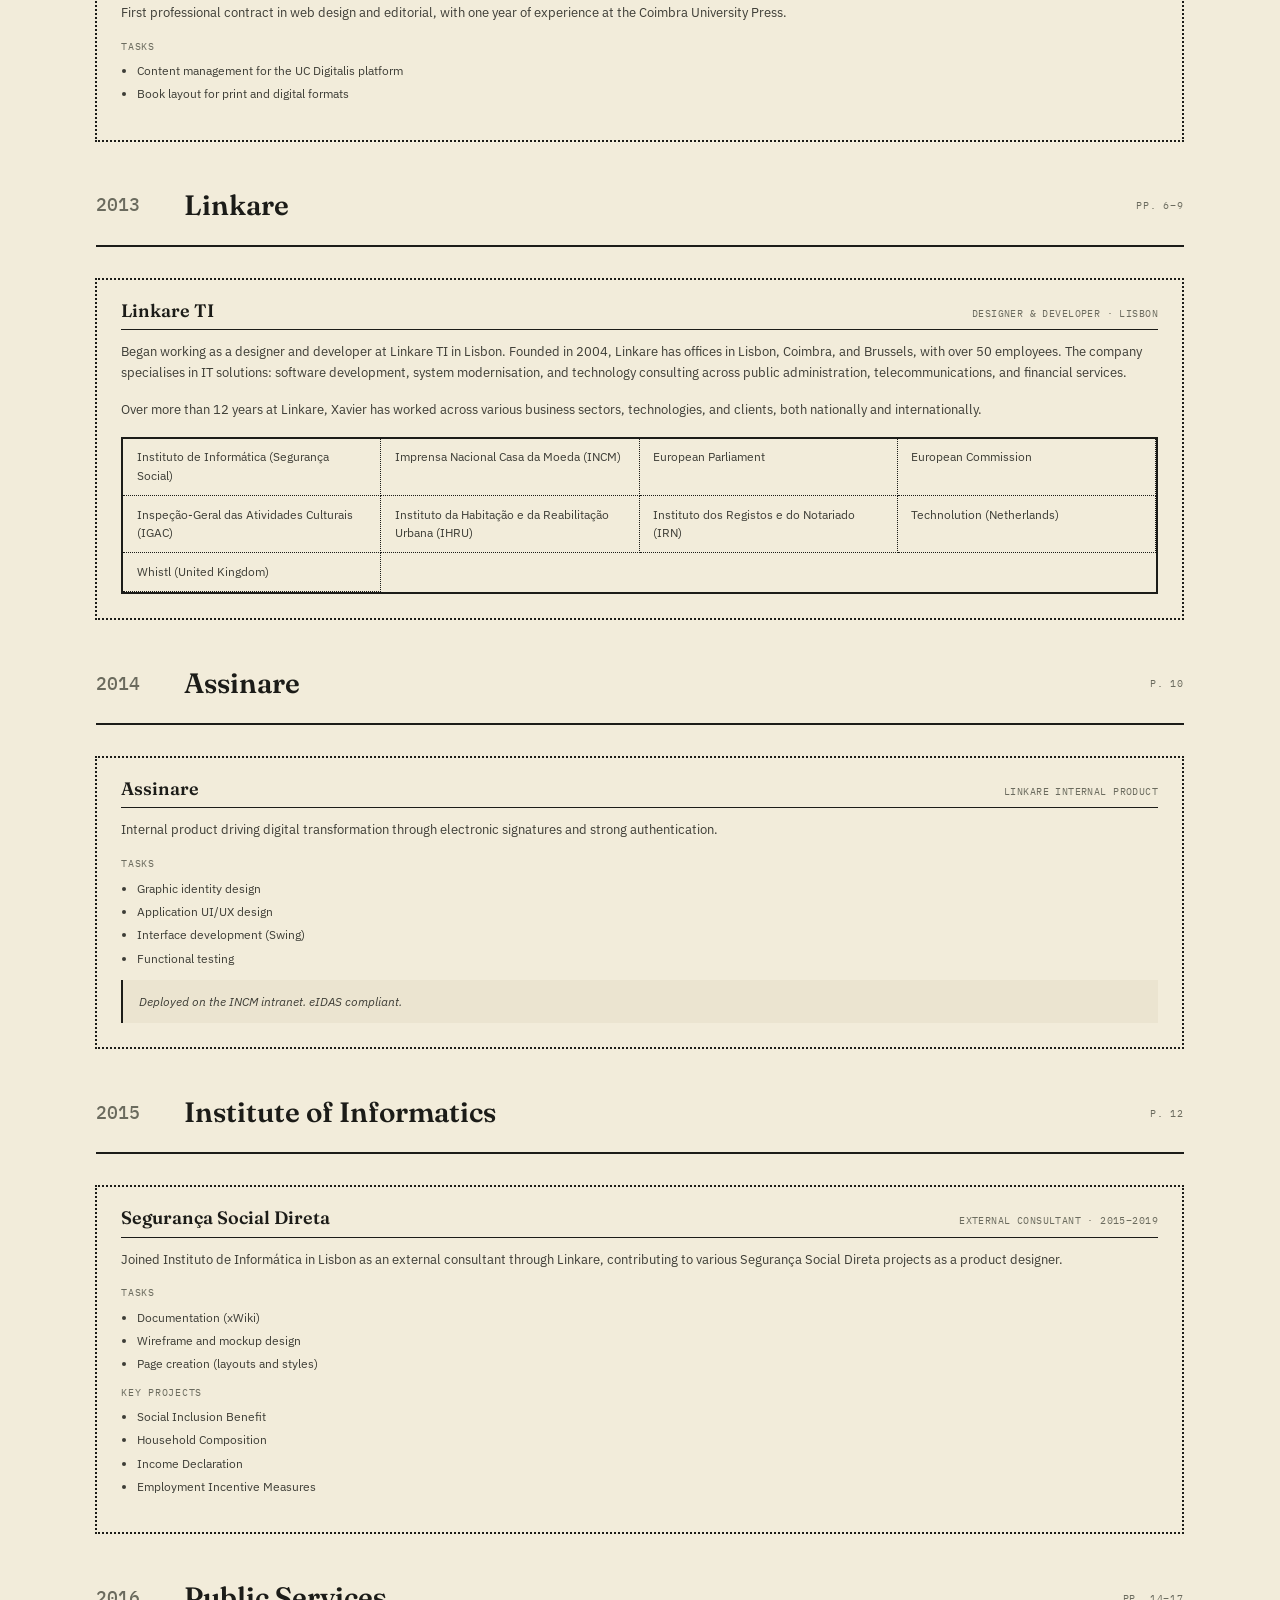
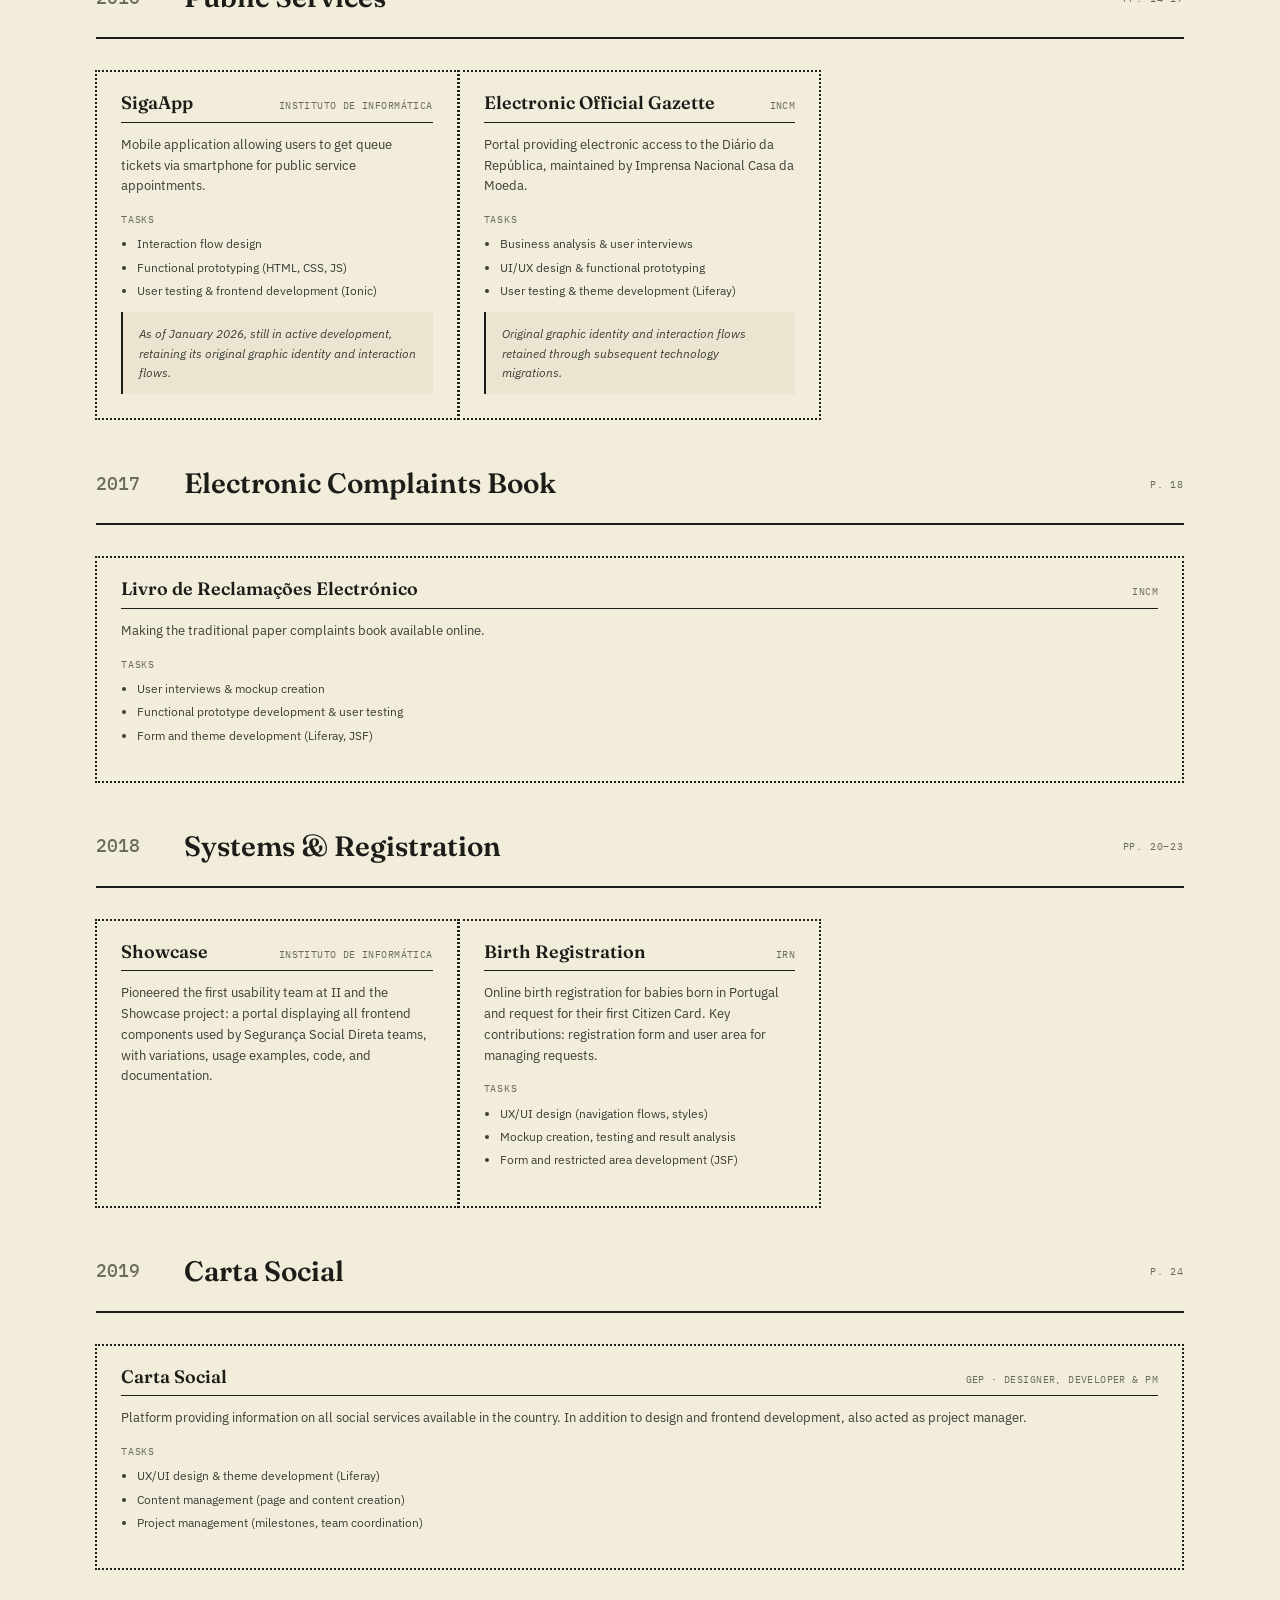
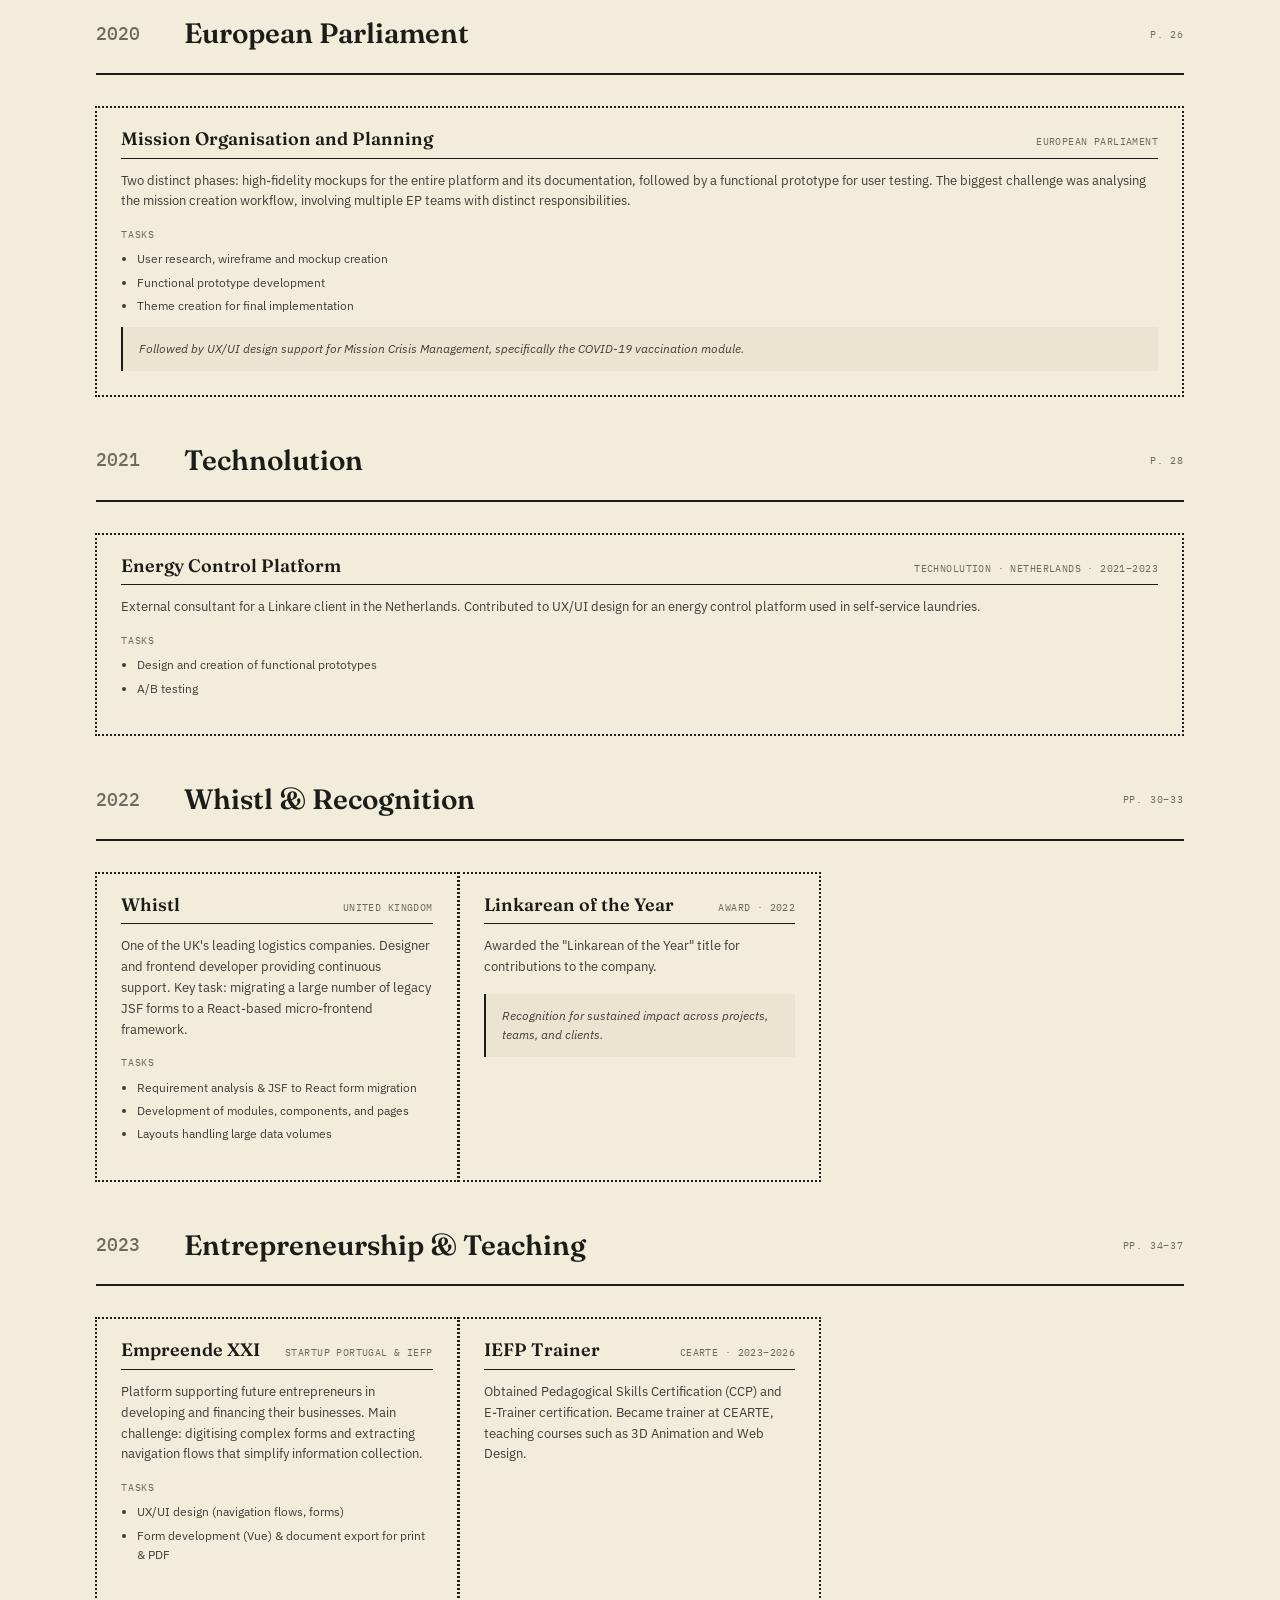
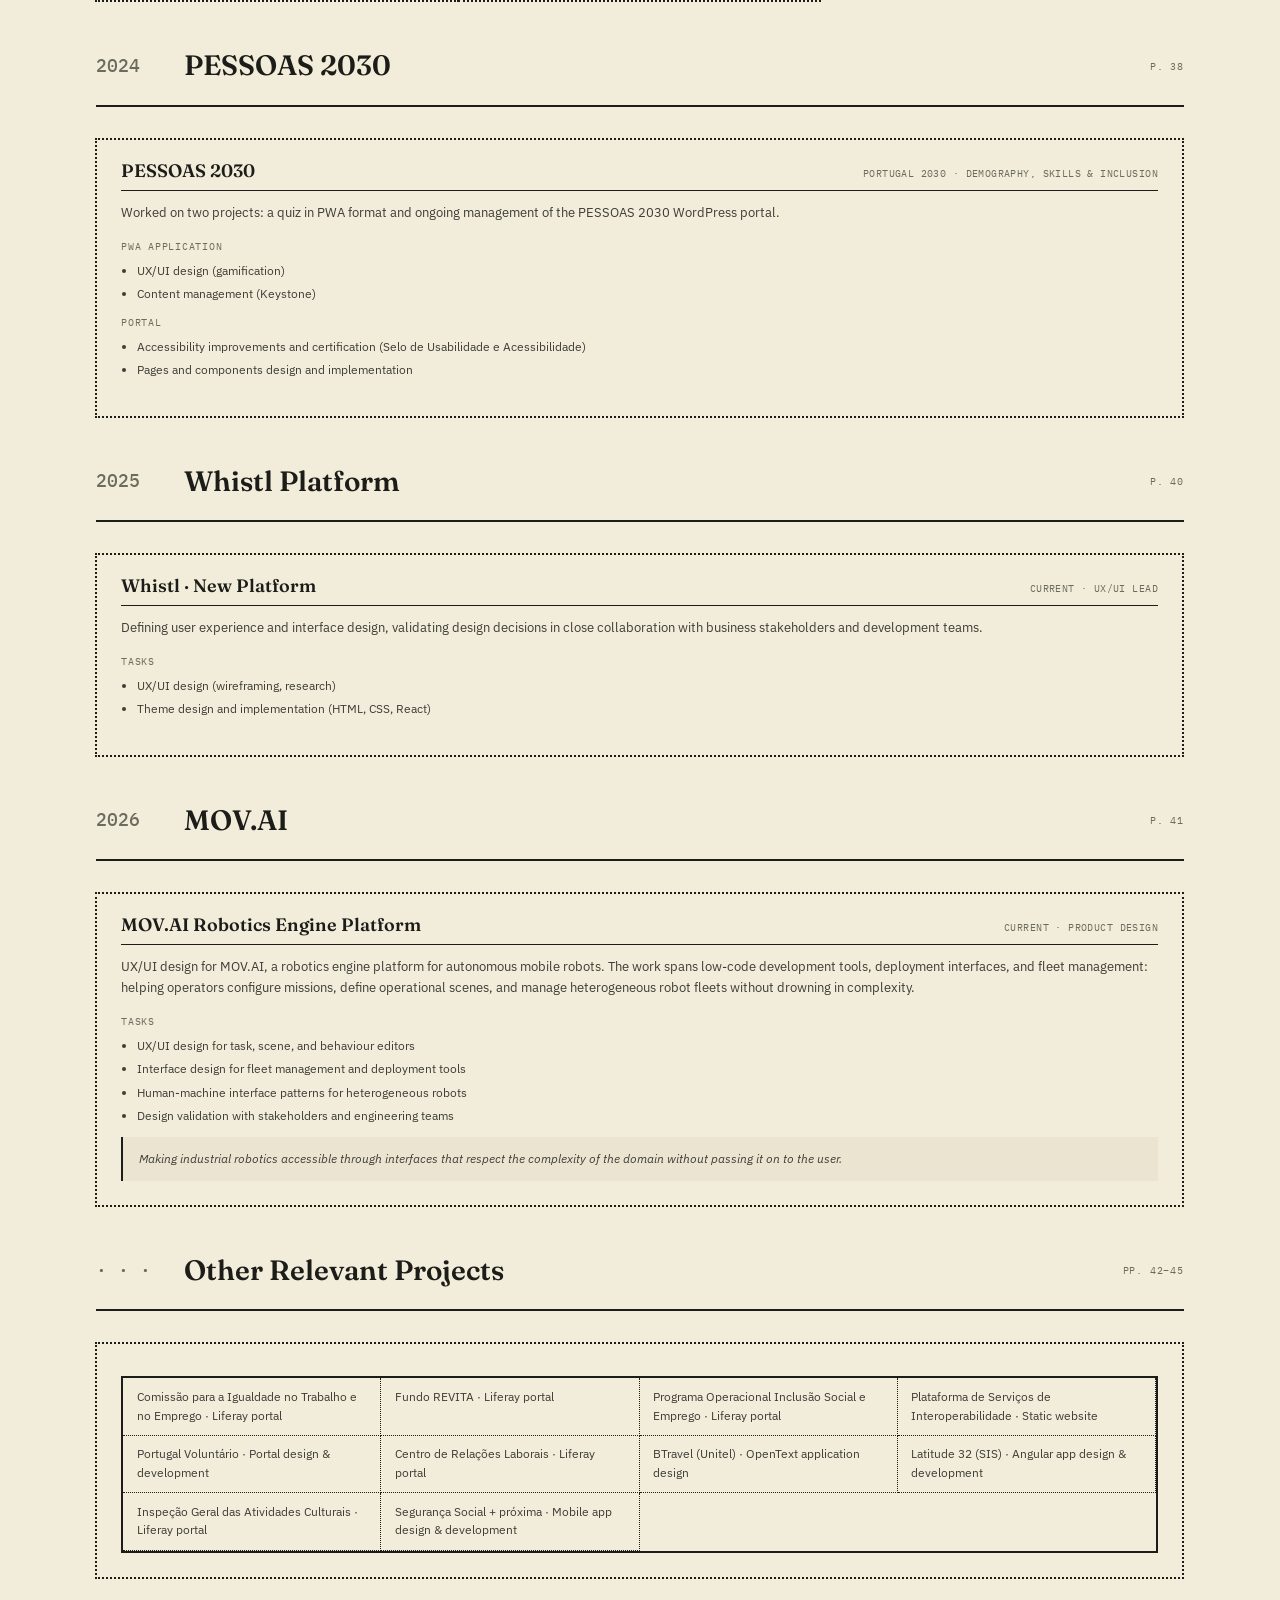
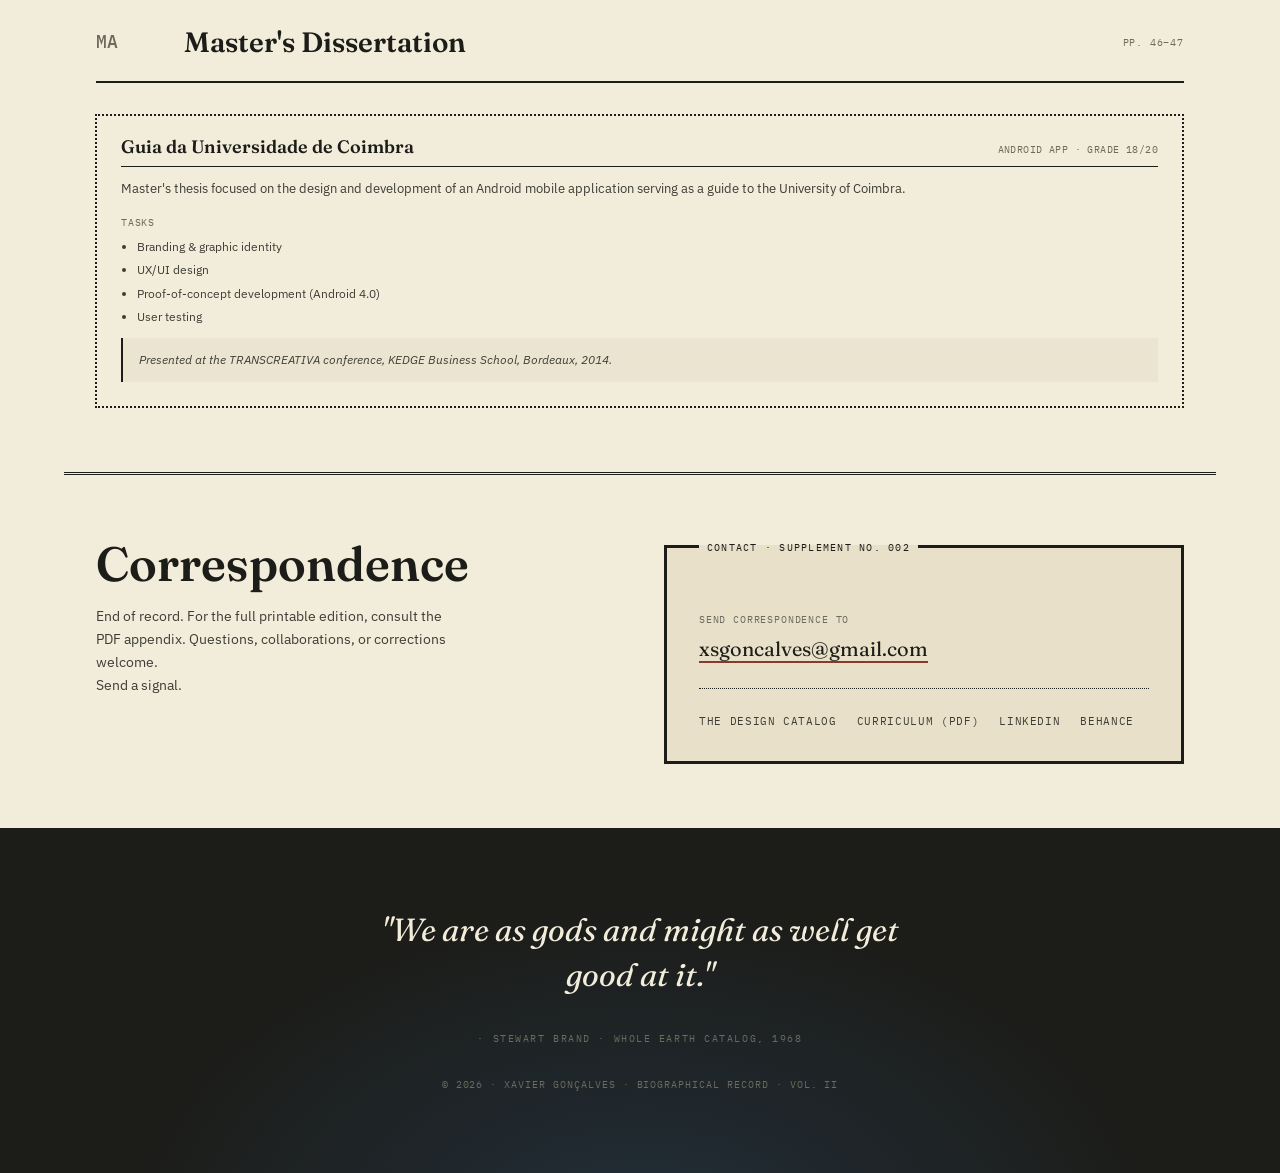
<file: bio.html>
<!DOCTYPE html>
<html lang="en">
<head>
  <meta charset="UTF-8" />
  <meta name="viewport" content="width=device-width, initial-scale=1.0"/>
  <title>Biographical Record · Xavier Gonçalves</title>
  <link rel="icon" type="image/png" href="./favicon.png">
  <link href="https://fonts.googleapis.com/css2?family=Fraunces:ital,opsz,wght@0,9..144,400;0,9..144,600;0,9..144,700;1,9..144,400&family=IBM+Plex+Mono:wght@400;500&family=IBM+Plex+Sans:ital,wght@0,400;0,500;1,400&display=swap" rel="stylesheet"/>
  <style>
    :root {
      --paper: #f2ecda;
      --paper-dark: #e8e0c8;
      --ink: #1c1c18;
      --ink-soft: #3d3d36;
      --muted: #6b6b5e;
      --accent: #8b3a2a;
      --review-bg: #ebe4d0;
    }

    *, *::before, *::after { box-sizing: border-box; margin: 0; padding: 0; }

    html { scroll-behavior: smooth; font-size: 16px; }

    body {
      background: var(--paper);
      color: var(--ink);
      font-family: 'IBM Plex Sans', sans-serif;
      font-size: 0.9375rem;
      line-height: 1.55;
      overflow-x: hidden;
    }

    body::before {
      content: '';
      position: fixed;
      inset: 0;
      background-image: url("data:image/svg+xml,%3Csvg viewBox='0 0 512 512' xmlns='http://www.w3.org/2000/svg'%3E%3Cfilter id='n'%3E%3CfeTurbulence type='fractalNoise' baseFrequency='0.75' numOctaves='4' stitchTiles='stitch'/%3E%3C/filter%3E%3Crect width='100%25' height='100%25' filter='url(%23n)' opacity='0.06'/%3E%3C/svg%3E");
      pointer-events: none;
      z-index: 9999;
    }

    .skip-link {
      position: absolute;
      top: -100%;
      left: 1rem;
      background: var(--ink);
      color: var(--paper);
      padding: 0.5rem 1rem;
      font-family: 'IBM Plex Mono', monospace;
      font-size: 0.75rem;
      text-decoration: none;
      z-index: 99999;
    }
    .skip-link:focus { top: 1rem; }

    :focus-visible {
      outline: 2px solid var(--accent);
      outline-offset: 3px;
    }

    a { color: inherit; }

    /* ─── COVER ─── */
    .cover {
      min-height: 70vh;
      display: grid;
      grid-template-rows: auto 1fr auto;
      border-bottom: 3px solid var(--ink);
    }

    .cover-masthead {
      display: flex;
      justify-content: space-between;
      align-items: baseline;
      flex-wrap: wrap;
      gap: 0.5rem 1.5rem;
      padding: 1.25rem 2rem;
      border-bottom: 1px solid var(--ink);
      font-family: 'IBM Plex Mono', monospace;
      font-size: 0.65rem;
      letter-spacing: 0.08em;
      text-transform: uppercase;
    }

    .cover-masthead a {
      text-decoration: none;
      color: var(--muted);
      transition: color 0.2s;
    }
    .cover-masthead a:hover { color: var(--accent); }

    .cover-body {
      display: flex;
      flex-direction: column;
      justify-content: center;
      padding: 3rem 2rem;
      max-width: 72rem;
      margin: 0 auto;
      width: 100%;
    }

    .cover-kicker {
      font-family: 'IBM Plex Mono', monospace;
      font-size: 0.7rem;
      letter-spacing: 0.15em;
      text-transform: uppercase;
      margin-bottom: 1rem;
      color: var(--muted);
    }

    .cover-title {
      font-family: 'Fraunces', serif;
      font-size: clamp(2.5rem, 6vw, 4rem);
      font-weight: 700;
      line-height: 0.95;
      letter-spacing: -0.02em;
      margin-bottom: 0.5rem;
    }

    .cover-subtitle {
      font-family: 'Fraunces', serif;
      font-style: italic;
      font-size: clamp(1.1rem, 2.5vw, 1.5rem);
      color: var(--ink-soft);
      margin-bottom: 2rem;
    }

    .cover-editor {
      font-size: 0.85rem;
      line-height: 1.7;
      max-width: 40rem;
      color: var(--ink-soft);
      border-left: 3px solid var(--ink);
      padding-left: 1.25rem;
      margin-bottom: 2rem;
    }

    .cover-cta {
      display: inline-flex;
      align-items: center;
      gap: 0.5rem;
      font-family: 'IBM Plex Mono', monospace;
      font-size: 0.72rem;
      letter-spacing: 0.06em;
      text-transform: uppercase;
      text-decoration: none;
      color: var(--paper);
      background: var(--ink);
      padding: 0.75rem 1.5rem;
      border: 2px solid var(--ink);
      transition: background 0.2s, color 0.2s;
      align-self: flex-start;
    }
    .cover-cta:hover {
      background: transparent;
      color: var(--ink);
    }

    .cover-footer {
      display: flex;
      justify-content: space-between;
      align-items: center;
      padding: 1rem 2rem;
      border-top: 1px solid var(--ink);
      font-family: 'IBM Plex Mono', monospace;
      font-size: 0.65rem;
      letter-spacing: 0.06em;
      text-transform: uppercase;
      color: var(--muted);
    }

    /* ─── CREDENTIALS ─── */
    .credentials {
      max-width: 72rem;
      margin: 0 auto;
      padding: 2.5rem 2rem;
      display: grid;
      grid-template-columns: repeat(auto-fit, minmax(14rem, 1fr));
      gap: 0;
      border-bottom: 2px solid var(--ink);
      border-left: none;
      border-right: none;
    }

    .credential {
      padding: 1.25rem 1.5rem;
      border-right: 1px dotted var(--ink);
    }
    .credential:last-child { border-right: none; }

    .credential-label {
      font-family: 'IBM Plex Mono', monospace;
      font-size: 0.6rem;
      letter-spacing: 0.1em;
      text-transform: uppercase;
      color: var(--muted);
      margin-bottom: 0.5rem;
    }

    .credential-value {
      font-family: 'Fraunces', serif;
      font-size: 1rem;
      font-weight: 600;
      line-height: 1.3;
    }

    /* ─── INDEX ─── */
    .index {
      max-width: 72rem;
      margin: 0 auto;
      padding: 2.5rem 2rem 3rem;
      border-bottom: 3px double var(--ink);
    }

    .index-title {
      font-family: 'Fraunces', serif;
      font-size: 1.5rem;
      font-weight: 600;
      margin-bottom: 1.5rem;
      padding-bottom: 0.5rem;
      border-bottom: 2px solid var(--ink);
      display: inline-block;
    }

    .index-grid {
      display: grid;
      grid-template-columns: repeat(auto-fill, minmax(11rem, 1fr));
      gap: 0;
    }

    .index-item {
      display: flex;
      justify-content: space-between;
      align-items: baseline;
      padding: 0.5rem 0.75rem;
      text-decoration: none;
      color: var(--ink);
      font-size: 0.8125rem;
      border: 1px dotted transparent;
      transition: background 0.15s;
    }
    .index-item:hover {
      background: var(--paper-dark);
      border-color: var(--ink);
    }

    .index-num {
      font-family: 'IBM Plex Mono', monospace;
      font-size: 0.7rem;
      color: var(--muted);
    }

    /* ─── CATALOG ─── */
    .catalog {
      max-width: 72rem;
      margin: 0 auto;
      padding: 0 2rem 4rem;
    }

    .section-header {
      display: grid;
      grid-template-columns: 4.5rem 1fr auto;
      align-items: center;
      gap: 1rem;
      padding: 3rem 0 1.5rem;
      border-bottom: 2px solid var(--ink);
      margin-bottom: 2rem;
    }

    .section-year {
      font-family: 'IBM Plex Mono', monospace;
      font-size: 1.1rem;
      font-weight: 500;
      line-height: 1;
      color: var(--muted);
      width: 4.5rem;
      flex-shrink: 0;
    }

    .section-title {
      font-family: 'Fraunces', serif;
      font-size: clamp(1.25rem, 3vw, 1.75rem);
      font-weight: 600;
      line-height: 1.1;
    }

    .section-page {
      font-family: 'IBM Plex Mono', monospace;
      font-size: 0.65rem;
      letter-spacing: 0.08em;
      color: var(--muted);
      text-transform: uppercase;
    }

    .entries {
      display: grid;
      grid-template-columns: repeat(auto-fill, minmax(20rem, 1fr));
      gap: 0;
    }

    .entry {
      border: 2px dotted var(--ink);
      padding: 1.25rem 1.5rem 1.5rem;
      margin: -1px 0 0 -1px;
      background: var(--paper);
      transition: background 0.2s;
    }
    .entry:hover { background: var(--review-bg); }

    .entry-wide { grid-column: 1 / -1; }

    .entry-header {
      display: flex;
      justify-content: space-between;
      align-items: baseline;
      gap: 1rem;
      margin-bottom: 0.75rem;
      padding-bottom: 0.5rem;
      border-bottom: 1px solid var(--ink);
    }

    .entry-name {
      font-family: 'Fraunces', serif;
      font-size: 1.125rem;
      font-weight: 600;
      line-height: 1.2;
    }

    .entry-meta {
      font-family: 'IBM Plex Mono', monospace;
      font-size: 0.65rem;
      letter-spacing: 0.04em;
      text-transform: uppercase;
      color: var(--muted);
      white-space: nowrap;
      flex-shrink: 0;
    }

    .entry-desc {
      font-size: 0.8125rem;
      line-height: 1.6;
      color: var(--ink-soft);
      margin-bottom: 1rem;
    }

    .entry-desc:last-child { margin-bottom: 0; }

    .entry-tasks {
      font-size: 0.78rem;
      line-height: 1.55;
      color: var(--ink-soft);
      padding-left: 1rem;
      margin-bottom: 0.75rem;
    }

    .entry-tasks li { margin-bottom: 0.25rem; }

    .entry-tasks-label {
      font-family: 'IBM Plex Mono', monospace;
      font-size: 0.6rem;
      letter-spacing: 0.08em;
      text-transform: uppercase;
      color: var(--muted);
      margin-bottom: 0.4rem;
      display: block;
    }

    .entry-review {
      background: var(--review-bg);
      border-left: 2px solid var(--ink);
      padding: 0.75rem 1rem;
      font-size: 0.78rem;
      line-height: 1.55;
      font-style: italic;
      color: var(--ink-soft);
    }
    .entry:hover .entry-review { background: var(--paper-dark); }

    .client-list {
      display: grid;
      grid-template-columns: repeat(auto-fill, minmax(14rem, 1fr));
      gap: 0;
      border: 2px solid var(--ink);
      margin-top: 0.75rem;
    }

    .client {
      padding: 0.6rem 0.85rem;
      font-size: 0.75rem;
      color: var(--ink-soft);
      border-right: 1px dotted var(--ink);
      border-bottom: 1px dotted var(--ink);
    }

    /* ─── MAIL ORDER ─── */
    .mail-order {
      max-width: 72rem;
      margin: 0 auto;
      padding: 4rem 2rem;
      border-top: 3px double var(--ink);
      display: grid;
      grid-template-columns: 1fr 1fr;
      gap: 3rem;
    }

    .mail-order-left h2 {
      font-family: 'Fraunces', serif;
      font-size: clamp(2rem, 4vw, 3rem);
      font-weight: 600;
      line-height: 1.05;
      margin-bottom: 1rem;
    }

    .mail-order-left p {
      font-size: 0.875rem;
      line-height: 1.65;
      color: var(--ink-soft);
      max-width: 22rem;
    }

    .order-form {
      border: 3px solid var(--ink);
      padding: 2rem;
      background: var(--paper-dark);
    }

    .order-form legend {
      font-family: 'IBM Plex Mono', monospace;
      font-size: 0.65rem;
      letter-spacing: 0.12em;
      text-transform: uppercase;
      padding: 0 0.5rem;
    }

    .order-field { margin-top: 1.5rem; }

    .order-field label {
      display: block;
      font-family: 'IBM Plex Mono', monospace;
      font-size: 0.65rem;
      letter-spacing: 0.08em;
      text-transform: uppercase;
      color: var(--muted);
      margin-bottom: 0.35rem;
    }

    .order-field a {
      font-family: 'Fraunces', serif;
      font-size: 1.25rem;
      color: var(--ink);
      text-decoration: none;
      border-bottom: 2px solid var(--accent);
      transition: color 0.2s;
    }
    .order-field a:hover { color: var(--accent); }

    .order-links {
      display: flex;
      flex-wrap: wrap;
      gap: 0.5rem 1.25rem;
      margin-top: 1.5rem;
      padding-top: 1.5rem;
      border-top: 1px dotted var(--ink);
    }

    .order-links a {
      font-family: 'IBM Plex Mono', monospace;
      font-size: 0.68rem;
      letter-spacing: 0.06em;
      text-transform: uppercase;
      color: var(--ink-soft);
      text-decoration: none;
    }
    .order-links a:hover { color: var(--accent); text-decoration: underline; }

    /* ─── BACK COVER ─── */
    .back-cover {
      background: var(--ink);
      color: var(--paper);
      padding: 5rem 2rem;
      text-align: center;
      position: relative;
      overflow: hidden;
    }

    .back-cover::before {
      content: '';
      position: absolute;
      inset: 0;
      background: radial-gradient(ellipse at 50% 120%, rgba(42,74,107,0.4) 0%, transparent 60%);
    }

    .back-quote {
      position: relative;
      font-family: 'Fraunces', serif;
      font-size: clamp(1.25rem, 3vw, 2rem);
      font-style: italic;
      line-height: 1.4;
      max-width: 36rem;
      margin: 0 auto 2rem;
    }

    .back-attribution {
      position: relative;
      font-family: 'IBM Plex Mono', monospace;
      font-size: 0.65rem;
      letter-spacing: 0.15em;
      text-transform: uppercase;
      color: var(--muted);
      margin-bottom: 2rem;
    }

    .back-copy {
      position: relative;
      font-family: 'IBM Plex Mono', monospace;
      font-size: 0.6rem;
      letter-spacing: 0.1em;
      text-transform: uppercase;
      color: #6b6b5e;
    }

    .running-footer {
      position: fixed;
      bottom: 0;
      left: 0;
      right: 0;
      background: var(--paper-dark);
      border-top: 1px solid var(--ink);
      padding: 0.4rem 1rem;
      font-family: 'IBM Plex Mono', monospace;
      font-size: 0.58rem;
      letter-spacing: 0.04em;
      color: var(--muted);
      display: flex;
      justify-content: space-between;
      z-index: 100;
      transform: translateY(100%);
      transition: transform 0.3s;
    }
    .running-footer.visible { transform: translateY(0); }

    .reveal {
      opacity: 0;
      transform: translateY(1.5rem);
      transition: opacity 0.6s ease, transform 0.6s ease;
    }
    .reveal.visible { opacity: 1; transform: none; }

    @media (max-width: 768px) {
      .cover-body { padding: 2rem 1.25rem; }
      .cover-masthead, .cover-footer { padding: 1rem 1.25rem; }
      .credentials { grid-template-columns: 1fr; }
      .credential { border-right: none; border-bottom: 1px dotted var(--ink); }
      .credential:last-child { border-bottom: none; }
      .index, .catalog, .mail-order { padding-left: 1.25rem; padding-right: 1.25rem; }
      .section-header { grid-template-columns: 3.5rem 1fr; }
      .section-page { display: none; }
      .mail-order { grid-template-columns: 1fr; }
      .client-list { grid-template-columns: 1fr; }
    }

    @media (prefers-reduced-motion: reduce) {
      *, *::before, *::after { transition-duration: 0.01ms !important; }
      .reveal { opacity: 1; transform: none; }
      .running-footer { transform: none; }
    }
  </style>
</head>
<body>

  <a href="#record" class="skip-link">Skip to record</a>

  <header class="cover" id="top">
    <div class="cover-masthead">
      <a href="./index.html">← The Design Catalog</a>
      <span>Vol. II · Biographical Supplement</span>
      <span>Coimbra, Portugal</span>
    </div>

    <div class="cover-body">
      <p class="cover-kicker">Chronological record · Est. 2012</p>
      <h1 class="cover-title">Biographical<br/>Record</h1>
      <p class="cover-subtitle">Xavier Gonçalves</p>
      <p class="cover-editor">
        Hello, I'm Xavier. This supplement presents, in chronological order, the most notable works from each year: public institutions, European bodies, private sector clients, and internal products. A record of design practice across sectors, technologies, and borders.
      </p>
      <a href="#introduction" class="cover-cta">Read the record ↓</a>
    </div>

    <div class="cover-footer">
      <span>Product designer · Linkare</span>
      <span>pp. 1–48</span>
    </div>
  </header>

  <div class="credentials reveal">
    <div class="credential">
      <p class="credential-label">Education</p>
      <p class="credential-value">BA &amp; MA Design and Multimedia · University of Coimbra</p>
    </div>
    <div class="credential">
      <p class="credential-label">Specialisation</p>
      <p class="credential-value">Computer Science · Polytechnic Institute of Coimbra</p>
    </div>
    <div class="credential">
      <p class="credential-label">Current role</p>
      <p class="credential-value">Product Designer · Linkare</p>
    </div>
    <div class="credential">
      <p class="credential-label">Location</p>
      <p class="credential-value">Coimbra, Portugal</p>
    </div>
  </div>

  <nav class="index reveal" aria-label="Chronological index">
    <h2 class="index-title">Index</h2>
    <div class="index-grid">
      <a href="#y2012" class="index-item"><span>2012</span><span class="index-num">p. 4</span></a>
      <a href="#y2013" class="index-item"><span>2013</span><span class="index-num">p. 6</span></a>
      <a href="#y2014" class="index-item"><span>2014</span><span class="index-num">p. 10</span></a>
      <a href="#y2015" class="index-item"><span>2015</span><span class="index-num">p. 12</span></a>
      <a href="#y2016" class="index-item"><span>2016</span><span class="index-num">p. 14</span></a>
      <a href="#y2017" class="index-item"><span>2017</span><span class="index-num">p. 18</span></a>
      <a href="#y2018" class="index-item"><span>2018</span><span class="index-num">p. 20</span></a>
      <a href="#y2019" class="index-item"><span>2019</span><span class="index-num">p. 24</span></a>
      <a href="#y2020" class="index-item"><span>2020</span><span class="index-num">p. 26</span></a>
      <a href="#y2021" class="index-item"><span>2021</span><span class="index-num">p. 28</span></a>
      <a href="#y2022" class="index-item"><span>2022</span><span class="index-num">p. 30</span></a>
      <a href="#y2023" class="index-item"><span>2023</span><span class="index-num">p. 34</span></a>
      <a href="#y2024" class="index-item"><span>2024</span><span class="index-num">p. 38</span></a>
      <a href="#y2025" class="index-item"><span>2025</span><span class="index-num">p. 40</span></a>
      <a href="#y2026" class="index-item"><span>2026</span><span class="index-num">p. 41</span></a>
      <a href="#other" class="index-item"><span>Other projects</span><span class="index-num">p. 43</span></a>
      <a href="#dissertation" class="index-item"><span>Dissertation</span><span class="index-num">p. 47</span></a>
      <a href="#correspondence" class="index-item"><span>Correspondence</span><span class="index-num">p. 49</span></a>
    </div>
  </nav>

  <main id="record" class="catalog">

    <section id="introduction" class="reveal">
      <div class="section-header">
        <span class="section-year">· · ·</span>
        <h2 class="section-title">Introduction</h2>
        <span class="section-page">pp. 2–3</span>
      </div>
      <div class="entries">
        <article class="entry entry-wide">
          <div class="entry-header">
            <h3 class="entry-name">On this record</h3>
            <span class="entry-meta">Editor's preface</span>
          </div>
          <p class="entry-desc">
            Xavier completed a Bachelor's and Master's degree in Design and Multimedia from the University of Coimbra, and holds a Specialist Title in Computer Science from the Polytechnic Institute of Coimbra. He currently resides in Coimbra and works as a product designer at Linkare. The following pages present, in chronological order, the most notable works from each year.
          </p>
        </article>
      </div>
    </section>

    <section id="y2012" class="reveal">
      <div class="section-header">
        <span class="section-year">2012</span>
        <h2 class="section-title">Career Start</h2>
        <span class="section-page">p. 4</span>
      </div>
      <div class="entries">
        <article class="entry entry-wide">
          <div class="entry-header">
            <h3 class="entry-name">Coimbra University Press</h3>
            <span class="entry-meta">Web &amp; editorial design</span>
          </div>
          <p class="entry-desc">First professional contract in web design and editorial, with one year of experience at the Coimbra University Press.</p>
          <span class="entry-tasks-label">Tasks</span>
          <ul class="entry-tasks">
            <li>Content management for the UC Digitalis platform</li>
            <li>Book layout for print and digital formats</li>
          </ul>
        </article>
      </div>
    </section>

    <section id="y2013" class="reveal">
      <div class="section-header">
        <span class="section-year">2013</span>
        <h2 class="section-title">Linkare</h2>
        <span class="section-page">pp. 6–9</span>
      </div>
      <div class="entries">
        <article class="entry entry-wide">
          <div class="entry-header">
            <h3 class="entry-name">Linkare TI</h3>
            <span class="entry-meta">Designer &amp; developer · Lisbon</span>
          </div>
          <p class="entry-desc">
            Began working as a designer and developer at Linkare TI in Lisbon. Founded in 2004, Linkare has offices in Lisbon, Coimbra, and Brussels, with over 50 employees. The company specialises in IT solutions: software development, system modernisation, and technology consulting across public administration, telecommunications, and financial services.
          </p>
          <p class="entry-desc">
            Over more than 12 years at Linkare, Xavier has worked across various business sectors, technologies, and clients, both nationally and internationally.
          </p>
          <div class="client-list">
            <span class="client">Instituto de Informática (Segurança Social)</span>
            <span class="client">Imprensa Nacional Casa da Moeda (INCM)</span>
            <span class="client">European Parliament</span>
            <span class="client">European Commission</span>
            <span class="client">Inspeção-Geral das Atividades Culturais (IGAC)</span>
            <span class="client">Instituto da Habitação e da Reabilitação Urbana (IHRU)</span>
            <span class="client">Instituto dos Registos e do Notariado (IRN)</span>
            <span class="client">Technolution (Netherlands)</span>
            <span class="client">Whistl (United Kingdom)</span>
          </div>
        </article>
      </div>
    </section>

    <section id="y2014" class="reveal">
      <div class="section-header">
        <span class="section-year">2014</span>
        <h2 class="section-title">Assinare</h2>
        <span class="section-page">p. 10</span>
      </div>
      <div class="entries">
        <article class="entry entry-wide">
          <div class="entry-header">
            <h3 class="entry-name">Assinare</h3>
            <span class="entry-meta">Linkare internal product</span>
          </div>
          <p class="entry-desc">Internal product driving digital transformation through electronic signatures and strong authentication.</p>
          <span class="entry-tasks-label">Tasks</span>
          <ul class="entry-tasks">
            <li>Graphic identity design</li>
            <li>Application UI/UX design</li>
            <li>Interface development (Swing)</li>
            <li>Functional testing</li>
          </ul>
          <blockquote class="entry-review">Deployed on the INCM intranet. eIDAS compliant.</blockquote>
        </article>
      </div>
    </section>

    <section id="y2015" class="reveal">
      <div class="section-header">
        <span class="section-year">2015</span>
        <h2 class="section-title">Institute of Informatics</h2>
        <span class="section-page">p. 12</span>
      </div>
      <div class="entries">
        <article class="entry entry-wide">
          <div class="entry-header">
            <h3 class="entry-name">Segurança Social Direta</h3>
            <span class="entry-meta">External consultant · 2015–2019</span>
          </div>
          <p class="entry-desc">Joined Instituto de Informática in Lisbon as an external consultant through Linkare, contributing to various Segurança Social Direta projects as a product designer.</p>
          <span class="entry-tasks-label">Tasks</span>
          <ul class="entry-tasks">
            <li>Documentation (xWiki)</li>
            <li>Wireframe and mockup design</li>
            <li>Page creation (layouts and styles)</li>
          </ul>
          <span class="entry-tasks-label">Key projects</span>
          <ul class="entry-tasks">
            <li>Social Inclusion Benefit</li>
            <li>Household Composition</li>
            <li>Income Declaration</li>
            <li>Employment Incentive Measures</li>
          </ul>
        </article>
      </div>
    </section>

    <section id="y2016" class="reveal">
      <div class="section-header">
        <span class="section-year">2016</span>
        <h2 class="section-title">Public Services</h2>
        <span class="section-page">pp. 14–17</span>
      </div>
      <div class="entries">
        <article class="entry">
          <div class="entry-header">
            <h3 class="entry-name">SigaApp</h3>
            <span class="entry-meta">Instituto de Informática</span>
          </div>
          <p class="entry-desc">Mobile application allowing users to get queue tickets via smartphone for public service appointments.</p>
          <span class="entry-tasks-label">Tasks</span>
          <ul class="entry-tasks">
            <li>Interaction flow design</li>
            <li>Functional prototyping (HTML, CSS, JS)</li>
            <li>User testing &amp; frontend development (Ionic)</li>
          </ul>
          <blockquote class="entry-review">As of January 2026, still in active development, retaining its original graphic identity and interaction flows.</blockquote>
        </article>

        <article class="entry">
          <div class="entry-header">
            <h3 class="entry-name">Electronic Official Gazette</h3>
            <span class="entry-meta">INCM</span>
          </div>
          <p class="entry-desc">Portal providing electronic access to the Diário da República, maintained by Imprensa Nacional Casa da Moeda.</p>
          <span class="entry-tasks-label">Tasks</span>
          <ul class="entry-tasks">
            <li>Business analysis &amp; user interviews</li>
            <li>UI/UX design &amp; functional prototyping</li>
            <li>User testing &amp; theme development (Liferay)</li>
          </ul>
          <blockquote class="entry-review">Original graphic identity and interaction flows retained through subsequent technology migrations.</blockquote>
        </article>
      </div>
    </section>

    <section id="y2017" class="reveal">
      <div class="section-header">
        <span class="section-year">2017</span>
        <h2 class="section-title">Electronic Complaints Book</h2>
        <span class="section-page">p. 18</span>
      </div>
      <div class="entries">
        <article class="entry entry-wide">
          <div class="entry-header">
            <h3 class="entry-name">Livro de Reclamações Electrónico</h3>
            <span class="entry-meta">INCM</span>
          </div>
          <p class="entry-desc">Making the traditional paper complaints book available online.</p>
          <span class="entry-tasks-label">Tasks</span>
          <ul class="entry-tasks">
            <li>User interviews &amp; mockup creation</li>
            <li>Functional prototype development &amp; user testing</li>
            <li>Form and theme development (Liferay, JSF)</li>
          </ul>
        </article>
      </div>
    </section>

    <section id="y2018" class="reveal">
      <div class="section-header">
        <span class="section-year">2018</span>
        <h2 class="section-title">Systems &amp; Registration</h2>
        <span class="section-page">pp. 20–23</span>
      </div>
      <div class="entries">
        <article class="entry">
          <div class="entry-header">
            <h3 class="entry-name">Showcase</h3>
            <span class="entry-meta">Instituto de Informática</span>
          </div>
          <p class="entry-desc">Pioneered the first usability team at II and the Showcase project: a portal displaying all frontend components used by Segurança Social Direta teams, with variations, usage examples, code, and documentation.</p>
        </article>

        <article class="entry">
          <div class="entry-header">
            <h3 class="entry-name">Birth Registration</h3>
            <span class="entry-meta">IRN</span>
          </div>
          <p class="entry-desc">Online birth registration for babies born in Portugal and request for their first Citizen Card. Key contributions: registration form and user area for managing requests.</p>
          <span class="entry-tasks-label">Tasks</span>
          <ul class="entry-tasks">
            <li>UX/UI design (navigation flows, styles)</li>
            <li>Mockup creation, testing and result analysis</li>
            <li>Form and restricted area development (JSF)</li>
          </ul>
        </article>
      </div>
    </section>

    <section id="y2019" class="reveal">
      <div class="section-header">
        <span class="section-year">2019</span>
        <h2 class="section-title">Carta Social</h2>
        <span class="section-page">p. 24</span>
      </div>
      <div class="entries">
        <article class="entry entry-wide">
          <div class="entry-header">
            <h3 class="entry-name">Carta Social</h3>
            <span class="entry-meta">GEP · Designer, developer &amp; PM</span>
          </div>
          <p class="entry-desc">Platform providing information on all social services available in the country. In addition to design and frontend development, also acted as project manager.</p>
          <span class="entry-tasks-label">Tasks</span>
          <ul class="entry-tasks">
            <li>UX/UI design &amp; theme development (Liferay)</li>
            <li>Content management (page and content creation)</li>
            <li>Project management (milestones, team coordination)</li>
          </ul>
        </article>
      </div>
    </section>

    <section id="y2020" class="reveal">
      <div class="section-header">
        <span class="section-year">2020</span>
        <h2 class="section-title">European Parliament</h2>
        <span class="section-page">p. 26</span>
      </div>
      <div class="entries">
        <article class="entry entry-wide">
          <div class="entry-header">
            <h3 class="entry-name">Mission Organisation and Planning</h3>
            <span class="entry-meta">European Parliament</span>
          </div>
          <p class="entry-desc">Two distinct phases: high-fidelity mockups for the entire platform and its documentation, followed by a functional prototype for user testing. The biggest challenge was analysing the mission creation workflow, involving multiple EP teams with distinct responsibilities.</p>
          <span class="entry-tasks-label">Tasks</span>
          <ul class="entry-tasks">
            <li>User research, wireframe and mockup creation</li>
            <li>Functional prototype development</li>
            <li>Theme creation for final implementation</li>
          </ul>
          <blockquote class="entry-review">Followed by UX/UI design support for Mission Crisis Management, specifically the COVID-19 vaccination module.</blockquote>
        </article>
      </div>
    </section>

    <section id="y2021" class="reveal">
      <div class="section-header">
        <span class="section-year">2021</span>
        <h2 class="section-title">Technolution</h2>
        <span class="section-page">p. 28</span>
      </div>
      <div class="entries">
        <article class="entry entry-wide">
          <div class="entry-header">
            <h3 class="entry-name">Energy Control Platform</h3>
            <span class="entry-meta">Technolution · Netherlands · 2021–2023</span>
          </div>
          <p class="entry-desc">External consultant for a Linkare client in the Netherlands. Contributed to UX/UI design for an energy control platform used in self-service laundries.</p>
          <span class="entry-tasks-label">Tasks</span>
          <ul class="entry-tasks">
            <li>Design and creation of functional prototypes</li>
            <li>A/B testing</li>
          </ul>
        </article>
      </div>
    </section>

    <section id="y2022" class="reveal">
      <div class="section-header">
        <span class="section-year">2022</span>
        <h2 class="section-title">Whistl &amp; Recognition</h2>
        <span class="section-page">pp. 30–33</span>
      </div>
      <div class="entries">
        <article class="entry">
          <div class="entry-header">
            <h3 class="entry-name">Whistl</h3>
            <span class="entry-meta">United Kingdom</span>
          </div>
          <p class="entry-desc">One of the UK's leading logistics companies. Designer and frontend developer providing continuous support. Key task: migrating a large number of legacy JSF forms to a React-based micro-frontend framework.</p>
          <span class="entry-tasks-label">Tasks</span>
          <ul class="entry-tasks">
            <li>Requirement analysis &amp; JSF to React form migration</li>
            <li>Development of modules, components, and pages</li>
            <li>Layouts handling large data volumes</li>
          </ul>
        </article>

        <article class="entry">
          <div class="entry-header">
            <h3 class="entry-name">Linkarean of the Year</h3>
            <span class="entry-meta">Award · 2022</span>
          </div>
          <p class="entry-desc">Awarded the "Linkarean of the Year" title for contributions to the company.</p>
          <blockquote class="entry-review">Recognition for sustained impact across projects, teams, and clients.</blockquote>
        </article>
      </div>
    </section>

    <section id="y2023" class="reveal">
      <div class="section-header">
        <span class="section-year">2023</span>
        <h2 class="section-title">Entrepreneurship &amp; Teaching</h2>
        <span class="section-page">pp. 34–37</span>
      </div>
      <div class="entries">
        <article class="entry">
          <div class="entry-header">
            <h3 class="entry-name">Empreende XXI</h3>
            <span class="entry-meta">Startup Portugal &amp; IEFP</span>
          </div>
          <p class="entry-desc">Platform supporting future entrepreneurs in developing and financing their businesses. Main challenge: digitising complex forms and extracting navigation flows that simplify information collection.</p>
          <span class="entry-tasks-label">Tasks</span>
          <ul class="entry-tasks">
            <li>UX/UI design (navigation flows, forms)</li>
            <li>Form development (Vue) &amp; document export for print &amp; PDF</li>
          </ul>
        </article>

        <article class="entry">
          <div class="entry-header">
            <h3 class="entry-name">IEFP Trainer</h3>
            <span class="entry-meta">CEARTE · 2023–2026</span>
          </div>
          <p class="entry-desc">Obtained Pedagogical Skills Certification (CCP) and E-Trainer certification. Became trainer at CEARTE, teaching courses such as 3D Animation and Web Design.</p>
        </article>
      </div>
    </section>

    <section id="y2024" class="reveal">
      <div class="section-header">
        <span class="section-year">2024</span>
        <h2 class="section-title">PESSOAS 2030</h2>
        <span class="section-page">p. 38</span>
      </div>
      <div class="entries">
        <article class="entry entry-wide">
          <div class="entry-header">
            <h3 class="entry-name">PESSOAS 2030</h3>
            <span class="entry-meta">Portugal 2030 · Demography, Skills &amp; Inclusion</span>
          </div>
          <p class="entry-desc">Worked on two projects: a quiz in PWA format and ongoing management of the PESSOAS 2030 WordPress portal.</p>
          <span class="entry-tasks-label">PWA application</span>
          <ul class="entry-tasks">
            <li>UX/UI design (gamification)</li>
            <li>Content management (Keystone)</li>
          </ul>
          <span class="entry-tasks-label">Portal</span>
          <ul class="entry-tasks">
            <li>Accessibility improvements and certification (Selo de Usabilidade e Acessibilidade)</li>
            <li>Pages and components design and implementation</li>
          </ul>
        </article>
      </div>
    </section>

    <section id="y2025" class="reveal">
      <div class="section-header">
        <span class="section-year">2025</span>
        <h2 class="section-title">Whistl Platform</h2>
        <span class="section-page">p. 40</span>
      </div>
      <div class="entries">
        <article class="entry entry-wide">
          <div class="entry-header">
            <h3 class="entry-name">Whistl · New Platform</h3>
            <span class="entry-meta">Current · UX/UI lead</span>
          </div>
          <p class="entry-desc">Defining user experience and interface design, validating design decisions in close collaboration with business stakeholders and development teams.</p>
          <span class="entry-tasks-label">Tasks</span>
          <ul class="entry-tasks">
            <li>UX/UI design (wireframing, research)</li>
            <li>Theme design and implementation (HTML, CSS, React)</li>
          </ul>
        </article>
      </div>
    </section>

    <section id="y2026" class="reveal">
      <div class="section-header">
        <span class="section-year">2026</span>
        <h2 class="section-title">MOV.AI</h2>
        <span class="section-page">p. 41</span>
      </div>
      <div class="entries">
        <article class="entry entry-wide">
          <div class="entry-header">
            <h3 class="entry-name">MOV.AI Robotics Engine Platform</h3>
            <span class="entry-meta">Current · Product design</span>
          </div>
          <p class="entry-desc">
            UX/UI design for MOV.AI, a robotics engine platform for autonomous mobile robots. The work spans low-code development tools, deployment interfaces, and fleet management: helping operators configure missions, define operational scenes, and manage heterogeneous robot fleets without drowning in complexity.
          </p>
          <span class="entry-tasks-label">Tasks</span>
          <ul class="entry-tasks">
            <li>UX/UI design for task, scene, and behaviour editors</li>
            <li>Interface design for fleet management and deployment tools</li>
            <li>Human-machine interface patterns for heterogeneous robots</li>
            <li>Design validation with stakeholders and engineering teams</li>
          </ul>
          <blockquote class="entry-review">Making industrial robotics accessible through interfaces that respect the complexity of the domain without passing it on to the user.</blockquote>
        </article>
      </div>
    </section>

    <section id="other" class="reveal">
      <div class="section-header">
        <span class="section-year">· · ·</span>
        <h2 class="section-title">Other Relevant Projects</h2>
        <span class="section-page">pp. 42–45</span>
      </div>
      <div class="entries">
        <article class="entry entry-wide">
          <div class="client-list">
            <span class="client">Comissão para a Igualdade no Trabalho e no Emprego · Liferay portal</span>
            <span class="client">Fundo REVITA · Liferay portal</span>
            <span class="client">Programa Operacional Inclusão Social e Emprego · Liferay portal</span>
            <span class="client">Plataforma de Serviços de Interoperabilidade · Static website</span>
            <span class="client">Portugal Voluntário · Portal design &amp; development</span>
            <span class="client">Centro de Relações Laborais · Liferay portal</span>
            <span class="client">BTravel (Unitel) · OpenText application design</span>
            <span class="client">Latitude 32 (SIS) · Angular app design &amp; development</span>
            <span class="client">Inspeção Geral das Atividades Culturais · Liferay portal</span>
            <span class="client">Segurança Social + próxima · Mobile app design &amp; development</span>
          </div>
        </article>
      </div>
    </section>

    <section id="dissertation" class="reveal">
      <div class="section-header">
        <span class="section-year">MA</span>
        <h2 class="section-title">Master's Dissertation</h2>
        <span class="section-page">pp. 46–47</span>
      </div>
      <div class="entries">
        <article class="entry entry-wide">
          <div class="entry-header">
            <h3 class="entry-name">Guia da Universidade de Coimbra</h3>
            <span class="entry-meta">Android app · Grade 18/20</span>
          </div>
          <p class="entry-desc">Master's thesis focused on the design and development of an Android mobile application serving as a guide to the University of Coimbra.</p>
          <span class="entry-tasks-label">Tasks</span>
          <ul class="entry-tasks">
            <li>Branding &amp; graphic identity</li>
            <li>UX/UI design</li>
            <li>Proof-of-concept development (Android 4.0)</li>
            <li>User testing</li>
          </ul>
          <blockquote class="entry-review">Presented at the TRANSCREATIVA conference, KEDGE Business School, Bordeaux, 2014.</blockquote>
        </article>
      </div>
    </section>

  </main>

  <section id="correspondence" class="mail-order reveal">
    <div class="mail-order-left">
      <h2>Correspondence</h2>
      <p>
        End of record. For the full printable edition, consult the PDF appendix. Questions, collaborations, or corrections welcome.<br/>Send a signal.
      </p>
    </div>

    <fieldset class="order-form">
      <legend>Contact · Supplement No. 002</legend>

      <div class="order-field">
        <label for="email">Send correspondence to</label>
        <a id="email" href="mailto:xsgoncalves@gmail.com">xsgoncalves@gmail.com</a>
      </div>

      <nav class="order-links" aria-label="Related resources">
        <a href="./index.html">The Design Catalog</a>
        <a href="./resources/XavierGoncalves-CV.pdf" target="_blank" rel="noopener noreferrer">Curriculum (PDF)</a>
        <a href="https://www.linkedin.com/in/xavier-goncalves" target="_blank" rel="noopener noreferrer">LinkedIn</a>
        <a href="https://www.behance.net/xaviergoncalves" target="_blank" rel="noopener noreferrer">Behance</a>
      </nav>
    </fieldset>
  </section>

  <footer class="back-cover">
    <blockquote class="back-quote">
      "We are as gods and might as well get good at it."
    </blockquote>
    <p class="back-attribution">· Stewart Brand · Whole Earth Catalog, 1968</p>
    <p class="back-copy">© 2026 · Xavier Gonçalves · Biographical Record · Vol. II</p>
  </footer>

  <div class="running-footer" id="running-footer" aria-hidden="true">
    <span>Biographical Record · Vol. II</span>
    <span id="running-page">Cover</span>
  </div>

  <script>
    const reveals = document.querySelectorAll('.reveal');
    const observer = new IntersectionObserver((entries) => {
      entries.forEach((entry, i) => {
        if (entry.isIntersecting) {
          setTimeout(() => entry.target.classList.add('visible'), i * 60);
          observer.unobserve(entry.target);
        }
      });
    }, { threshold: 0.08 });
    reveals.forEach(el => observer.observe(el));

    const footer = document.getElementById('running-footer');
    const pageLabel = document.getElementById('running-page');
    const sections = [
      { id: 'top', label: 'Cover' },
      { id: 'introduction', label: 'Introduction' },
      { id: 'y2012', label: '2012' },
      { id: 'y2013', label: '2013' },
      { id: 'y2014', label: '2014' },
      { id: 'y2015', label: '2015' },
      { id: 'y2016', label: '2016' },
      { id: 'y2017', label: '2017' },
      { id: 'y2018', label: '2018' },
      { id: 'y2019', label: '2019' },
      { id: 'y2020', label: '2020' },
      { id: 'y2021', label: '2021' },
      { id: 'y2022', label: '2022' },
      { id: 'y2023', label: '2023' },
      { id: 'y2024', label: '2024' },
      { id: 'y2025', label: '2025' },
      { id: 'y2026', label: '2026' },
      { id: 'other', label: 'Other projects' },
      { id: 'dissertation', label: 'Dissertation' },
      { id: 'correspondence', label: 'Correspondence' },
    ];

    let ticking = false;
    window.addEventListener('scroll', () => {
      if (ticking) return;
      ticking = true;
      requestAnimationFrame(() => {
        footer.classList.toggle('visible', window.scrollY > 400);
        let current = sections[0];
        for (const s of sections) {
          const el = document.getElementById(s.id);
          if (el && el.getBoundingClientRect().top <= 120) current = s;
        }
        pageLabel.textContent = current.label;
        ticking = false;
      });
    }, { passive: true });
  </script>
</body>
</html>
</file>
